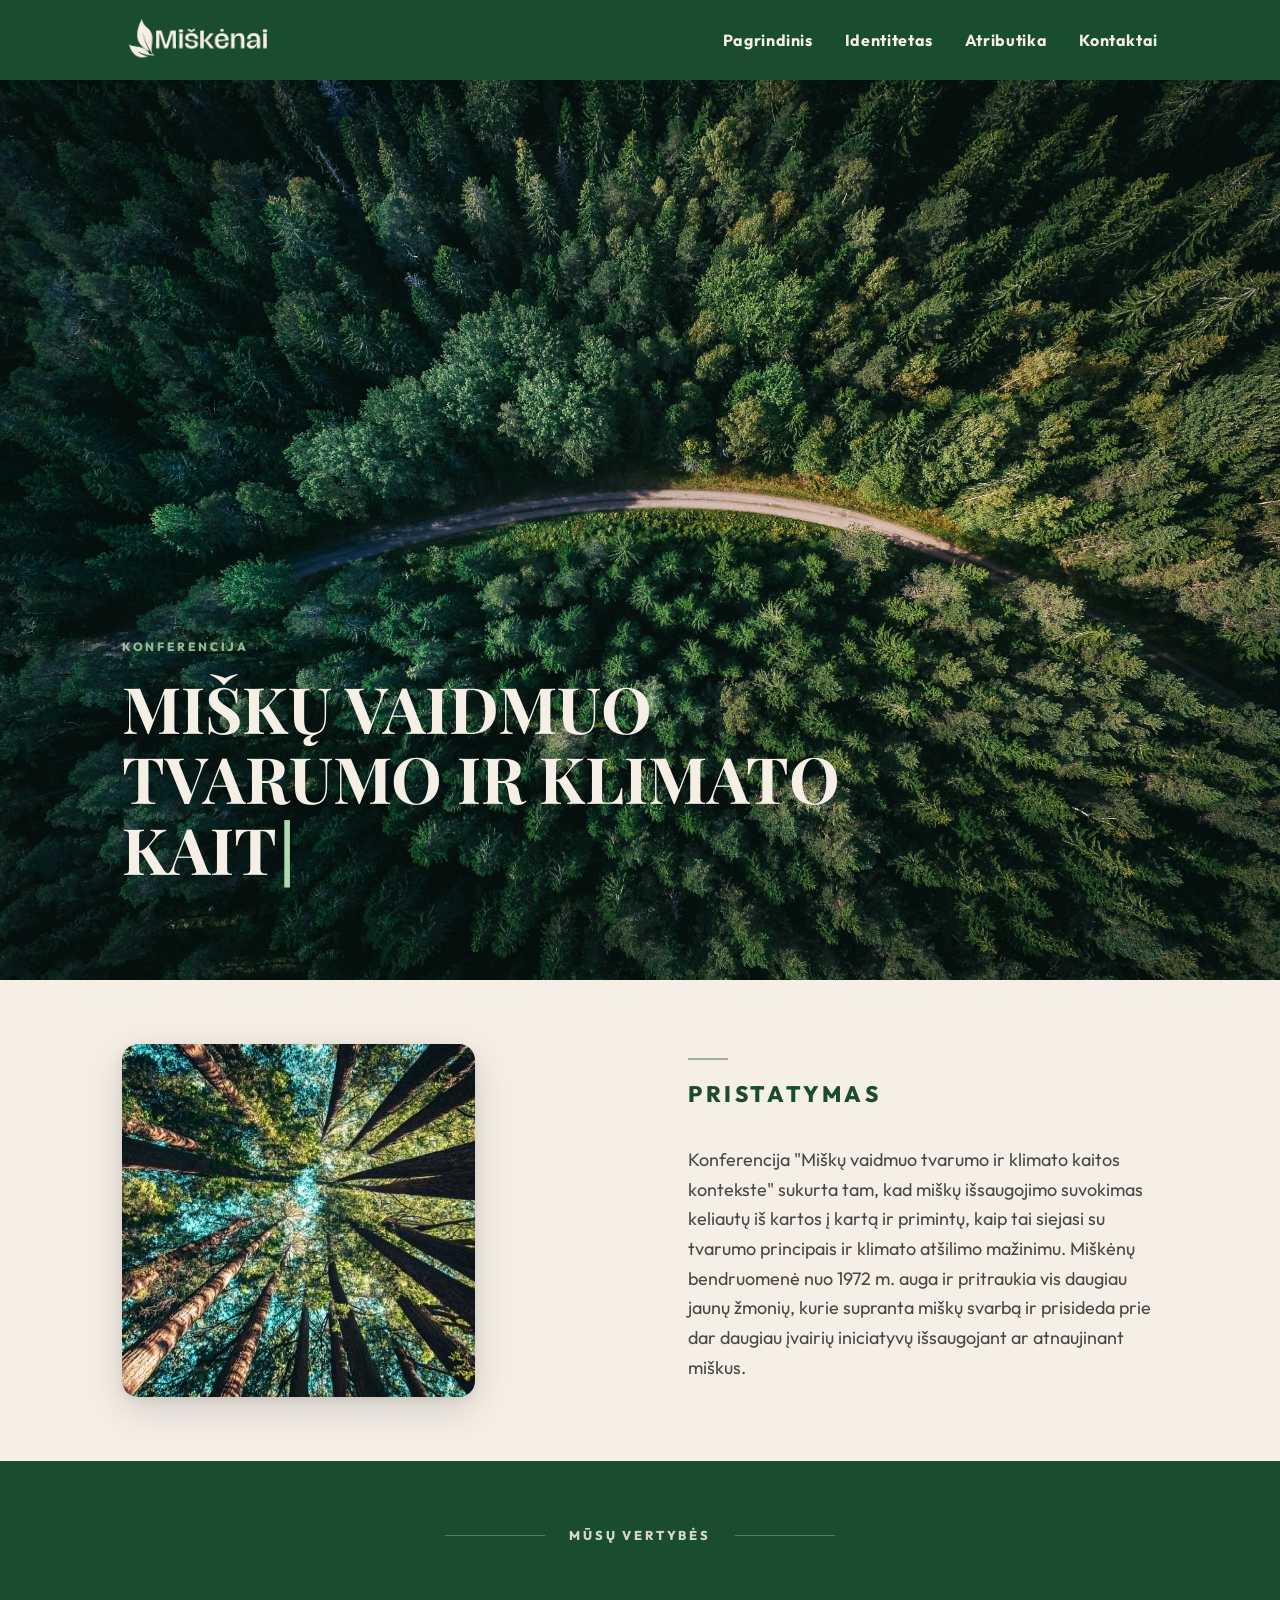
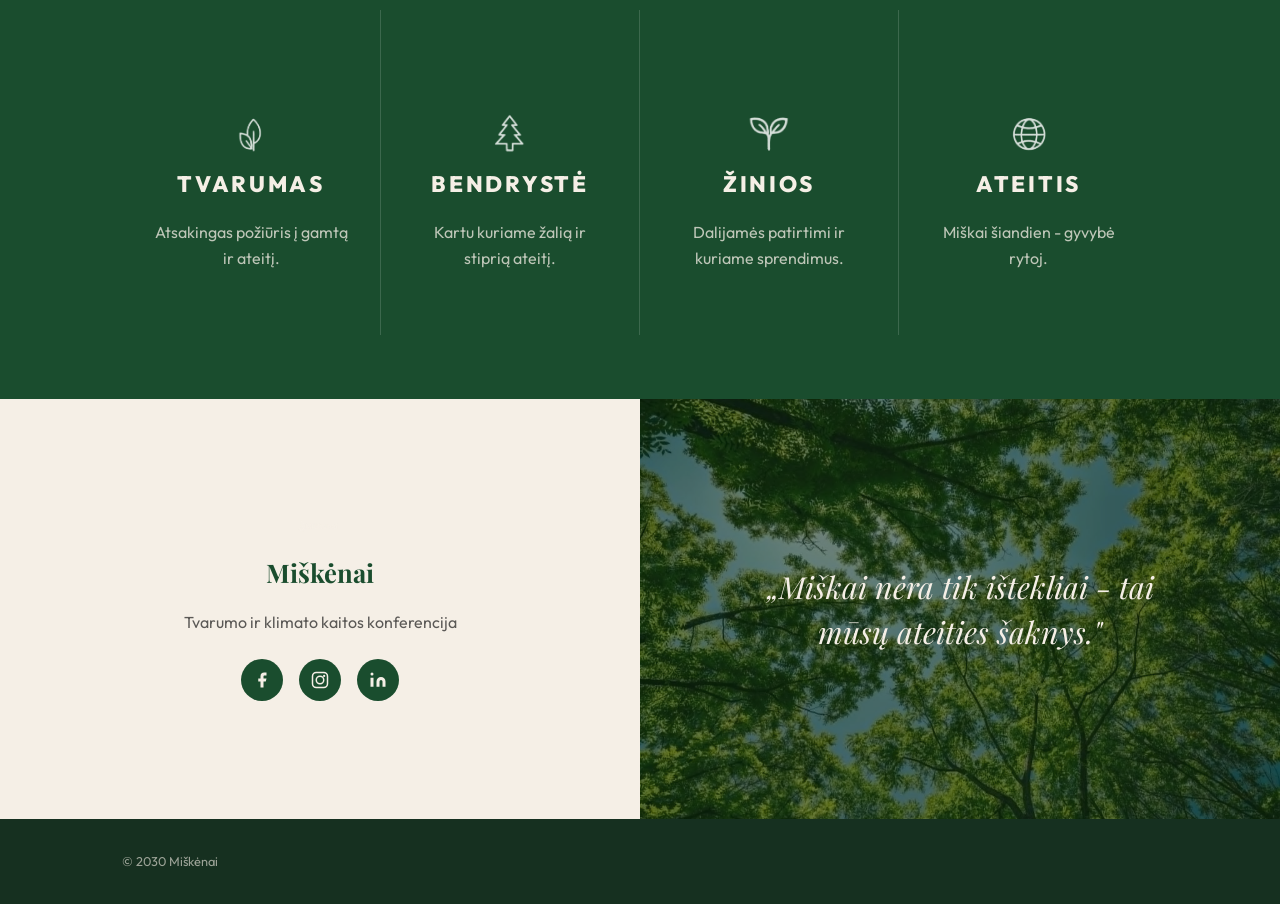
<file: index.html>
<!DOCTYPE html>
<html lang="lt">
    <head>
        <meta charset="UTF-8">
        <meta name="viewport" content="width=device-width, initial-scale=1.0">
        <title>Miškėnai</title>
        <link rel="stylesheet" href="css/variables.css">
        <link rel="stylesheet" href="css/base.css">
        <link rel="stylesheet" href="css/index.css">
        <link rel="preconnect" href="https://fonts.googleapis.com">
        <link rel="preconnect" href="https://fonts.gstatic.com" crossorigin>
        <link href="https://fonts.googleapis.com/css2?family=Outfit:wght@300;400;700;800&family=Playfair+Display:wght@400;700&display=swap" rel="stylesheet">
    </head>

    <body>
        <a href="#main-content" class="skip-link">Pereiti į pagrindinį turinį</a>

        <header>
            <div class="navbar">
                <a class="brand" href="index.html" aria-label="Miškėnai — pradinis puslapis">
                    <img src="img/pagrindinis/logo2.png" alt="Miškėnai logotipas" class="logo">
                </a>

                <button class="nav-toggle"
                        aria-label="Atidaryti meniu"
                        aria-expanded="false"
                        aria-controls="main-nav">
                    <span></span><span></span><span></span>
                </button>

                <nav id="main-nav" aria-label="Pagrindinis meniu">
                    <a href="index.html">Pagrindinis</a>
                    <a href="identitetas.html">Identitetas</a>
                    <a href="atributika.html">Atributika</a>
                    <a href="kontaktai.html">Kontaktai</a>
                </nav>
            </div>
        </header>

        <main id="main-content">
            <section class="hero" aria-label="Pagrindinis herojaus skyrius">
                <div class="hero-content">
                    <p class="hero-eyebrow" aria-hidden="true">KONFERENCIJA</p>
                    <h1 id="heroTitle" aria-label="Miškų vaidmuo tvarumo ir klimato kaitos kontekste"></h1>
                </div>
            </section>

            <section class="introduction" id="apie-mus" aria-labelledby="intro-heading">
                <div class="container intro-grid">
                    <div class="intro-image reveal-left">
                        <img src="img/pagrindinis/introduction.jpg" alt="Miškas">
                    </div>
                    <div class="intro-text reveal-right">
                        <h2 id="intro-heading">PRISTATYMAS</h2>
                        <p>
                            Konferencija "Miškų vaidmuo tvarumo ir klimato kaitos kontekste" sukurta tam, kad miškų išsaugojimo suvokimas keliautų iš kartos į kartą ir primintų, kaip tai siejasi su tvarumo principais ir klimato atšilimo mažinimu. Miškėnų bendruomenė nuo 1972 m. auga ir pritraukia vis daugiau jaunų žmonių, kurie supranta miškų svarbą ir prisideda prie dar daugiau įvairių iniciatyvų išsaugojant ar atnaujinant miškus.
                        </p>
                    </div>
                </div>
            </section>

            <!-- Values -->
            <section class="values" aria-label="Vertybės">
                <p class="values-heading">MŪSŲ VERTYBĖS</p>
                <div class="values-grid">
                    <div class="value-item">
                        <div class="value-icon">
                            <img src="img/pagrindinis/simbolis1.png" alt="Tvarumas">
                        </div>
                        <h3>TVARUMAS</h3>
                        <p>Atsakingas požiūris į gamtą ir ateitį.</p>
                    </div>
                    <div class="value-item">
                        <div class="value-icon">
                            <img src="img/pagrindinis/simbolis2.png" alt="Bendrystė">
                        </div>
                        <h3>BENDRYSTĖ</h3>
                        <p>Kartu kuriame žalią ir stiprią ateitį.</p>
                    </div>
                    <div class="value-item">
                        <div class="value-icon">
                            <img src="img/pagrindinis/simbolis3.png" alt="Žinios">
                        </div>
                        <h3>ŽINIOS</h3>
                        <p>Dalijamės patirtimi ir kuriame sprendimus.</p>
                    </div>
                    <div class="value-item">
                        <div class="value-icon">
                            <img src="img/pagrindinis/simbolis4.png" alt="Ateitis">
                        </div>
                        <h3>ATEITIS</h3>
                        <p>Miškai šiandien - gyvybė rytoj.</p>
                    </div>
                </div>
            </section>

            <!-- Quote with photo -->
            <section class="quote-section" aria-label="Citata">
                <div class="quote-brand">
                    <img src="img/pagrindinis/logo2.png" alt="Miškėnai logotipas" class="quote-logo">
                    <p class="quote-brand-name">Miškėnai</p>
                    <p class="quote-brand-sub">Tvarumo ir klimato kaitos konferencija</p>
                    <div class="quote-socials">
                        <a href="#" aria-label="Facebook">
                            <svg viewBox="0 0 24 24" fill="currentColor" width="18" height="18"><path d="M18 2h-3a5 5 0 0 0-5 5v3H7v4h3v8h4v-8h3l1-4h-4V7a1 1 0 0 1 1-1h3z"/></svg>
                        </a>
                        <a href="#" aria-label="Instagram">
                            <svg viewBox="0 0 24 24" fill="none" stroke="currentColor" stroke-width="2" width="18" height="18"><rect x="2" y="2" width="20" height="20" rx="5"/><circle cx="12" cy="12" r="5"/><circle cx="17.5" cy="6.5" r="1.5" fill="currentColor" stroke="none"/></svg>
                        </a>
                        <a href="#" aria-label="LinkedIn">
                            <svg viewBox="0 0 24 24" fill="currentColor" width="18" height="18"><path d="M16 8a6 6 0 0 1 6 6v7h-4v-7a2 2 0 0 0-4 0v7h-4v-7a6 6 0 0 1 6-6z"/><rect x="2" y="9" width="4" height="12"/><circle cx="4" cy="4" r="2"/></svg>
                        </a>
                    </div>
                </div>
                <div class="quote-photo">
                    <blockquote>„Miškai nėra tik ištekliai - tai mūsų ateities šaknys."</blockquote>
                </div>
            </section>

        </main>

        <footer>
            <div class="footer">
                <div class="footer-left">
                    <p>&copy; 2030 Miškėnai</p>
                </div>
            </div>
        </footer>

        <script type="module" src="main.js"></script>
    </body>
</html>
</file>
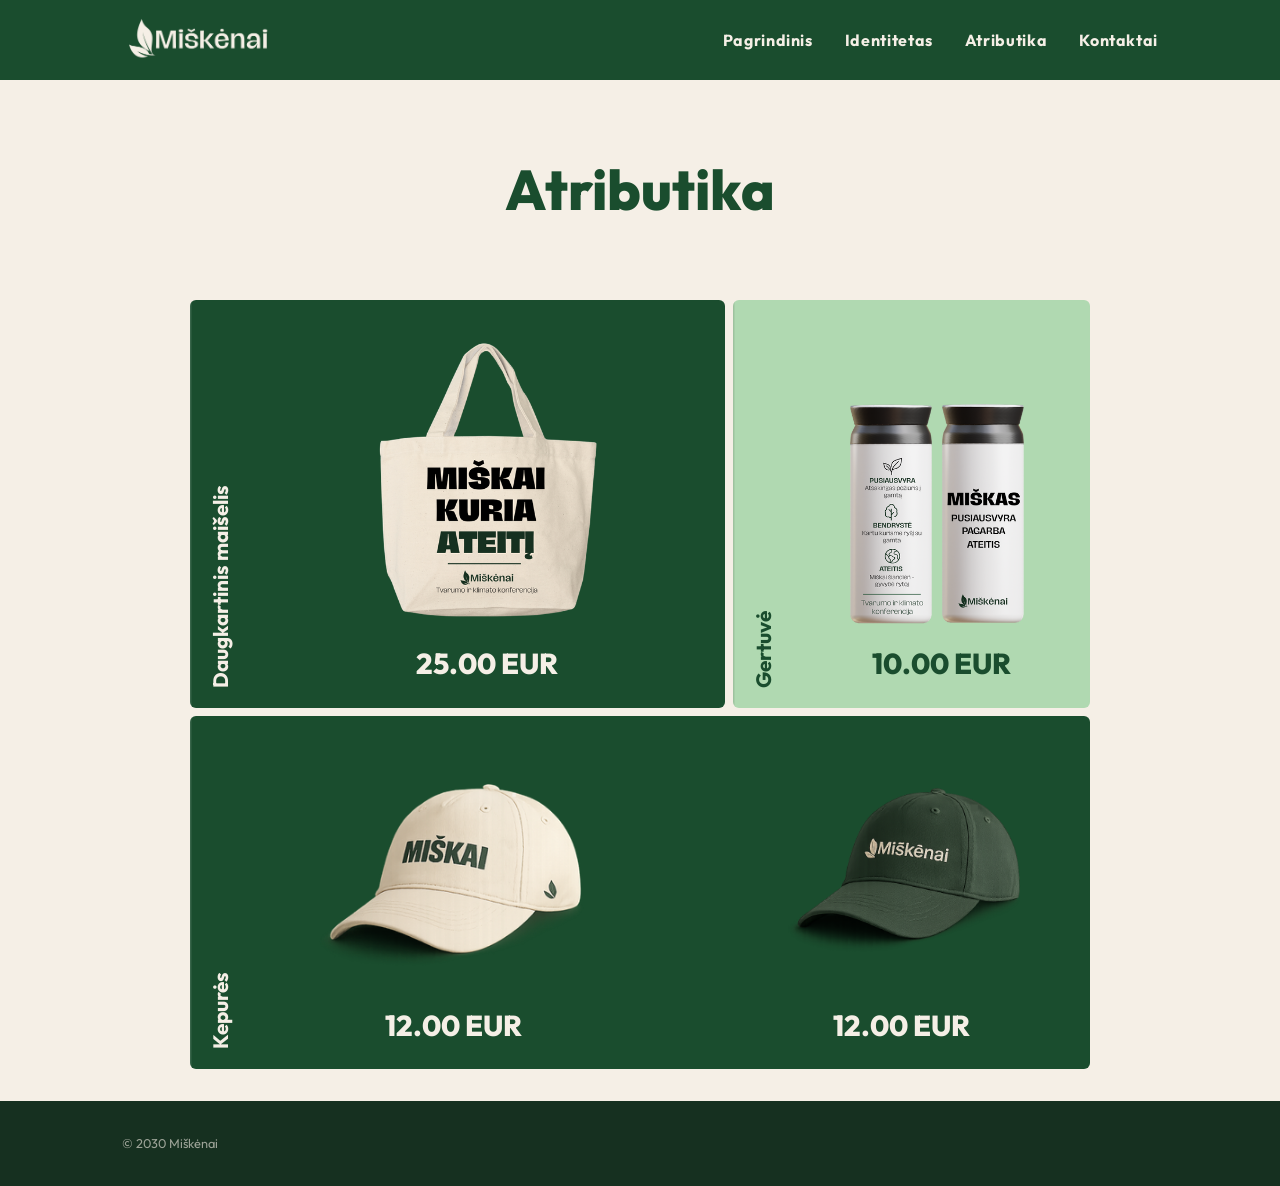
<file: atributika.html>
<!DOCTYPE html>
<html lang="lt">
    <head>
        <meta charset="UTF-8">
        <meta name="viewport" content="width=device-width, initial-scale=1.0">
        <title>Miškėnai | Atributika</title>
        <link rel="stylesheet" href="css/variables.css">
        <link rel="stylesheet" href="css/base.css">
        <link rel="stylesheet" href="css/atributika.css">
        <link rel="preconnect" href="https://fonts.googleapis.com">
        <link rel="preconnect" href="https://fonts.gstatic.com" crossorigin>
        <link href="https://fonts.googleapis.com/css2?family=Outfit:wght@300;400;700;800&family=Playfair+Display:wght@400;700&display=swap" rel="stylesheet">
    </head>

    <body>
        <a href="#main-content" class="skip-link">Pereiti į pagrindinį turinį</a>

        <header>
            <div class="navbar">
                <a class="brand" href="index.html" aria-label="Miškėnai — pradinis puslapis">
                    <img src="img/pagrindinis/logo2.png" alt="Miškėnai logotipas" class="logo">
                </a>

                <button class="nav-toggle"
                        aria-label="Atidaryti meniu"
                        aria-expanded="false"
                        aria-controls="main-nav">
                    <span></span><span></span><span></span>
                </button>

                <nav id="main-nav" aria-label="Pagrindinis meniu">
                    <a href="index.html">Pagrindinis</a>
                    <a href="identitetas.html">Identitetas</a>
                    <a href="atributika.html">Atributika</a>
                    <a href="kontaktai.html">Kontaktai</a>
                </nav>
            </div>
        </header>

        <main id="main-content">

            <section class="shop">
                <div class="shop-header">
                    <h1>Atributika</h1>
                </div>

                <div class="shop-grid">
                    <div class="product-row">
                        <div class="product-card dark">
                            <span class="card-label">Daugkartinis maišelis</span>
                            <div class="card-body">
                                <img src="img/atributika/maisas.png" alt="Daugkartinis maišelis" class="img-large">
                                <p class="card-price">25.00 EUR</p>
                            </div>
                        </div>
                        <div class="product-card sage">
                            <span class="card-label">Gertuvė</span>
                            <div class="card-body">
                                <img src="img/atributika/gertuve.png" alt="Gertuvė">
                                <p class="card-price">10.00 EUR</p>
                            </div>
                        </div>
                    </div>

                    <div class="product-card dark">
                        <span class="card-label">Kepurės</span>
                        <div class="card-body caps">
                            <div class="cap">
                                <img src="img/atributika/kepure1.png" alt="Kepurė smėlio spalvos">
                                <p class="card-price">12.00 EUR</p>
                            </div>
                            <div class="cap">
                                <img src="img/atributika/kepure2.png" alt="Kepurė žalios spalvos">
                                <p class="card-price">12.00 EUR</p>
                            </div>
                        </div>
                    </div>
                </div>
            </section>

        </main>

        <footer>
            <div class="footer">
                <div class="footer-left">
                    <p>&copy; 2030 Miškėnai</p>
                </div>
            </div>
        </footer>

        <script type="module" src="main.js"></script>
    </body>
</html>
</file>
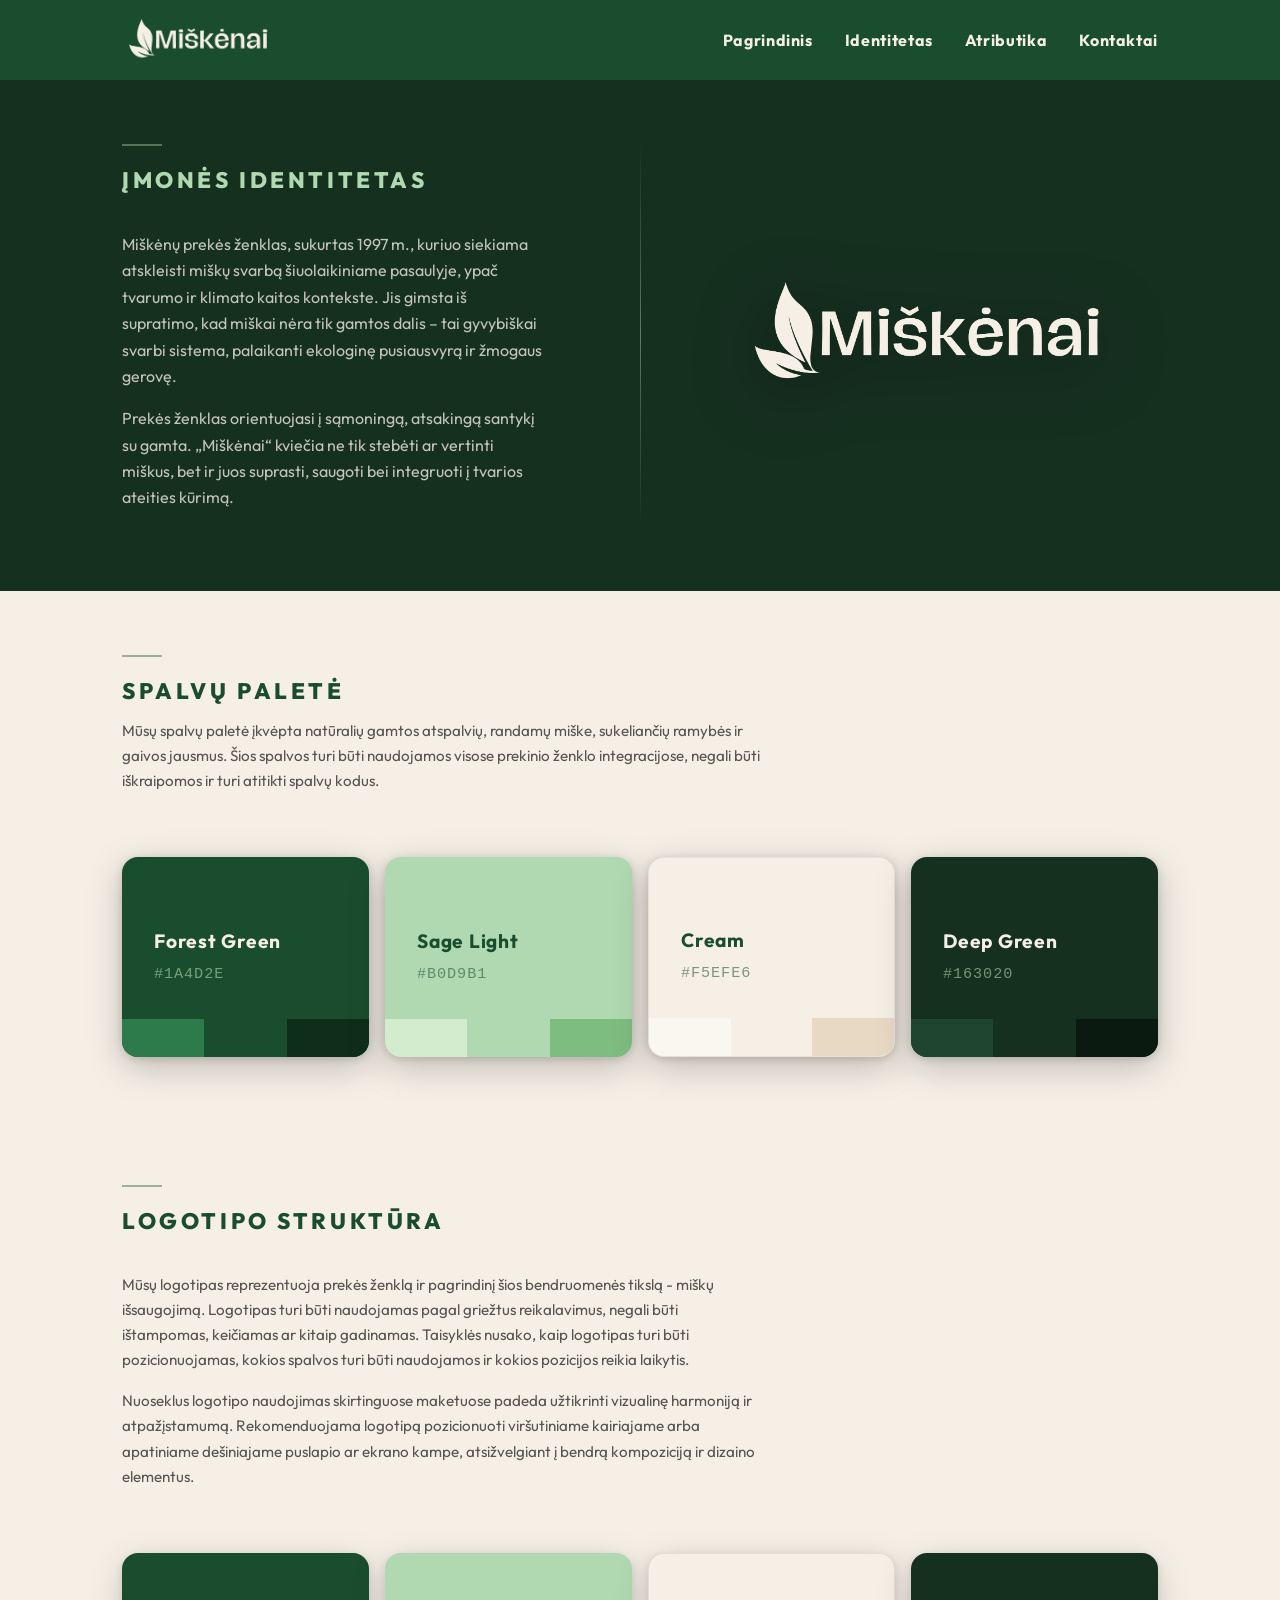
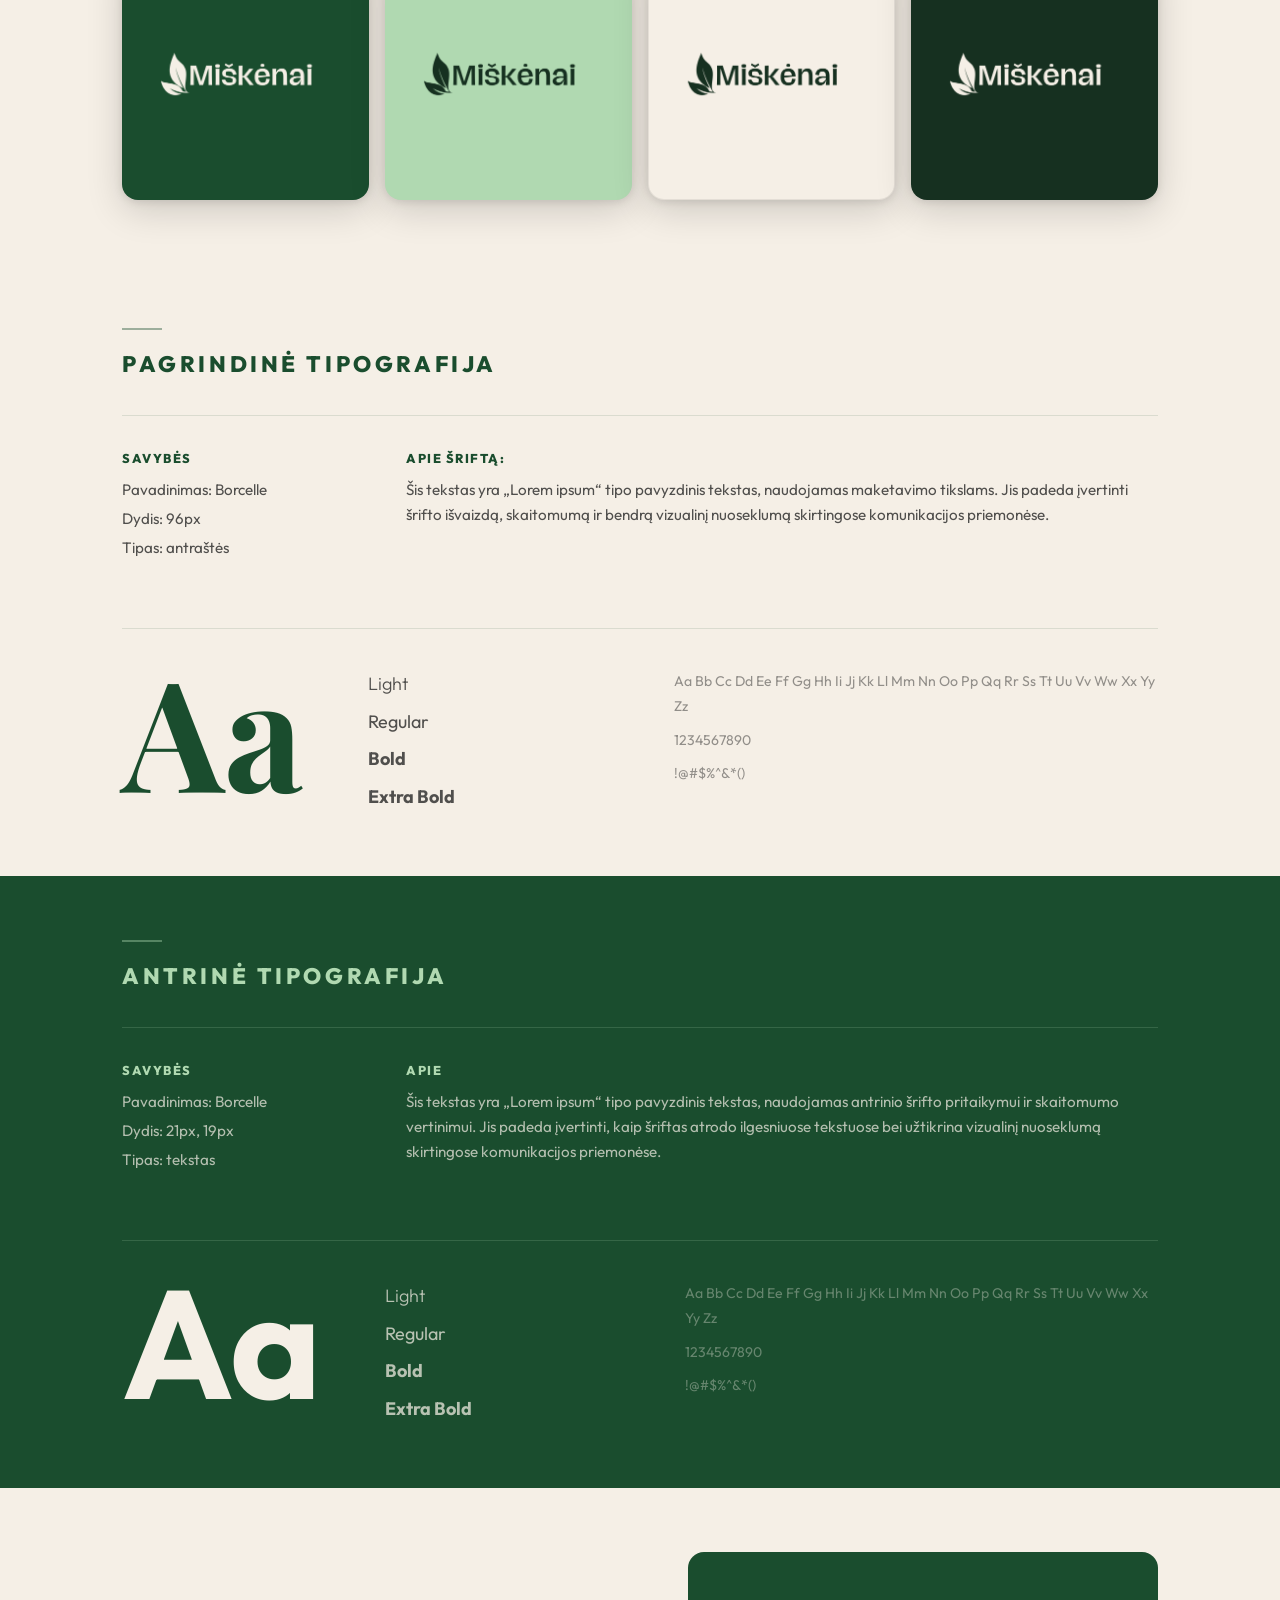
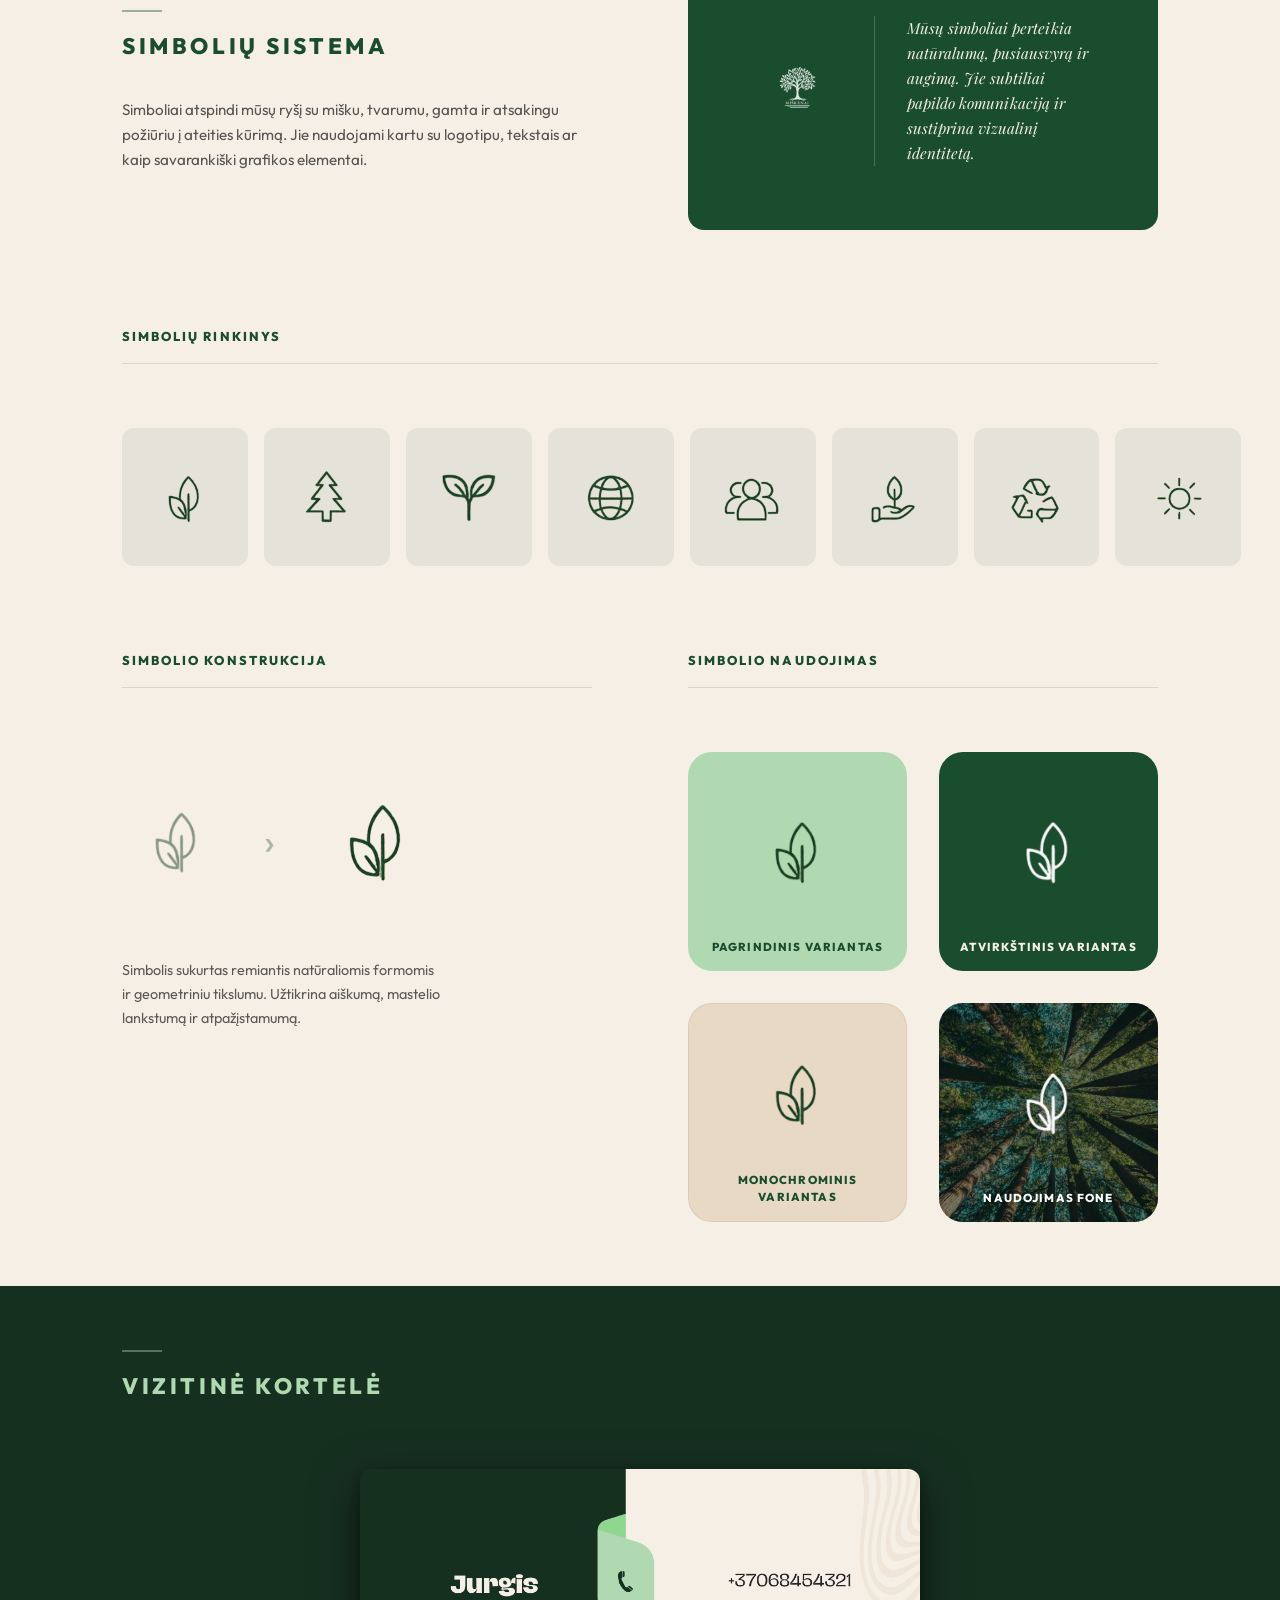
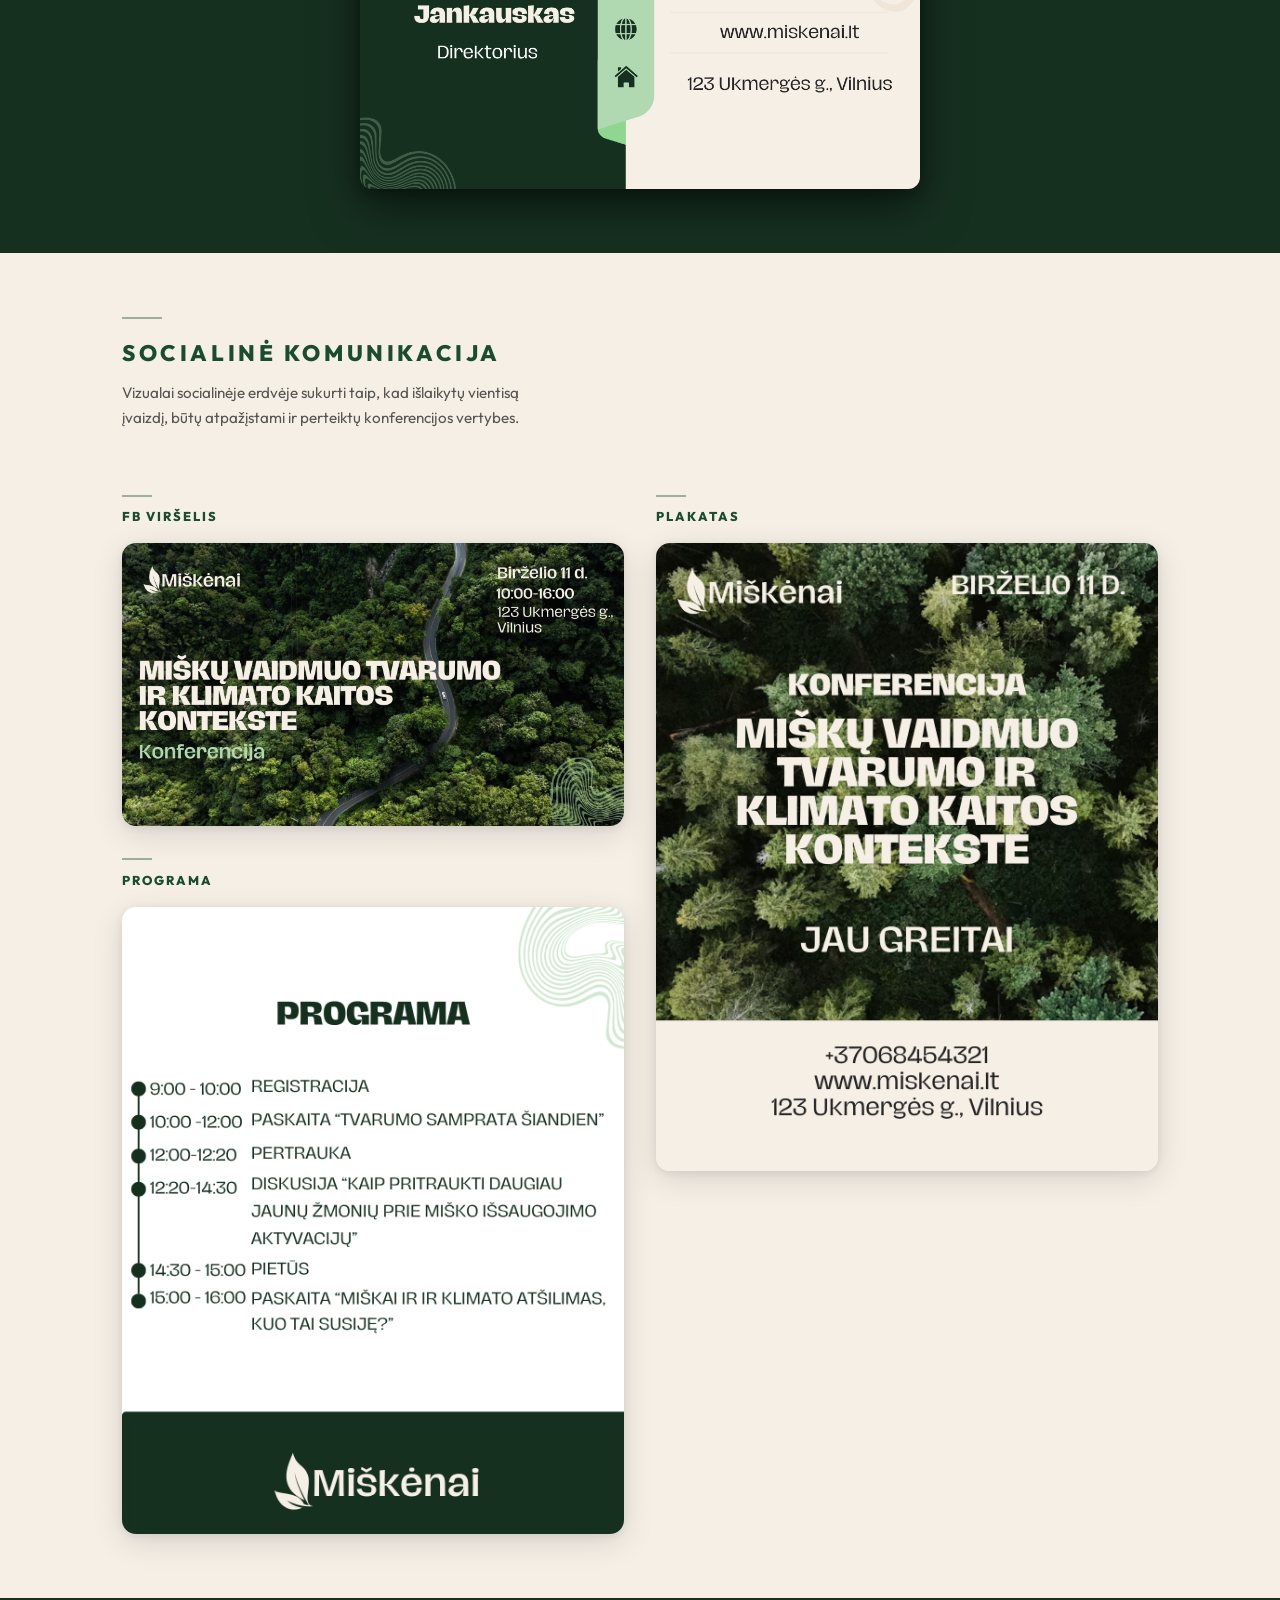
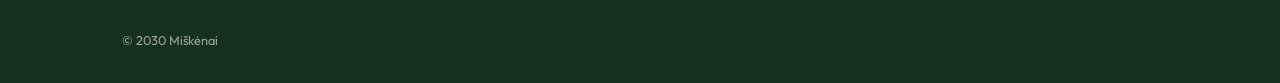
<file: identitetas.html>
<!DOCTYPE html>
<html lang="lt">
    <head>
        <meta charset="UTF-8">
        <meta name="viewport" content="width=device-width, initial-scale=1.0">
        <title>Miškėnai | Identitetas</title>
        <link rel="stylesheet" href="css/variables.css">
        <link rel="stylesheet" href="css/base.css">
        <link rel="stylesheet" href="css/identitetas.css">
        <link rel="preconnect" href="https://fonts.googleapis.com">
        <link rel="preconnect" href="https://fonts.gstatic.com" crossorigin>
        <link href="https://fonts.googleapis.com/css2?family=Outfit:wght@300;400;700;800&family=Playfair+Display:wght@400;700&display=swap" rel="stylesheet">
    </head>

    <body>
        <a href="#main-content" class="skip-link">Pereiti į pagrindinį turinį</a>

        <header>
            <div class="navbar">
                <a class="brand" href="index.html" aria-label="Miškėnai — pradinis puslapis">
                    <img src="img/pagrindinis/logo2.png" alt="Miškėnai logotipas" class="logo">
                </a>

                <button class="nav-toggle"
                        aria-label="Atidaryti meniu"
                        aria-expanded="false"
                        aria-controls="main-nav">
                    <span></span><span></span><span></span>
                </button>

                <nav id="main-nav" aria-label="Pagrindinis meniu">
                    <a href="index.html">Pagrindinis</a>
                    <a href="identitetas.html">Identitetas</a>
                    <a href="atributika.html">Atributika</a>
                    <a href="kontaktai.html">Kontaktai</a>
                </nav>
            </div>
        </header>

        <main id="main-content">
            <section class="brand-identity">
                <div class="container brand-identity-grid">
                    <div class="brand-identity-left">
                        <h2>ĮMONĖS IDENTITETAS</h2>
                        <p>Miškėnų prekės ženklas, sukurtas 1997 m., kuriuo siekiama atskleisti miškų svarbą šiuolaikiniame pasaulyje, ypač tvarumo ir klimato kaitos kontekste. Jis gimsta iš supratimo, kad miškai nėra tik gamtos dalis – tai gyvybiškai svarbi sistema, palaikanti ekologinę pusiausvyrą ir žmogaus gerovę.</p>
                        <p>Prekės ženklas orientuojasi į sąmoningą, atsakingą santykį su gamta. „Miškėnai“ kviečia ne tik stebėti ar vertinti miškus, bet ir juos suprasti, saugoti bei integruoti į tvarios ateities kūrimą.</p>
                    </div>

                    <div class="brand-identity-divider"></div>

                    <div class="brand-identity-right">
                        <img src="img/pagrindinis/logo2.png" alt="Miškėnai logotipas" class="brand-logo2">
                    </div>
                </div>
            </section>

            <section class="color-palette">
                <div class="container">
                    <h2>SPALVŲ PALETĖ</h2>
                    <p class="palette-desc">
                        Mūsų spalvų paletė įkvėpta natūralių gamtos atspalvių, randamų miške, sukeliančių ramybės ir gaivos jausmus. Šios spalvos turi būti naudojamos visose prekinio ženklo integracijose, negali būti iškraipomos ir turi atitikti spalvų kodus.
                    </p>

                    <div class="palette-grid">
                        <div class="color-card forest-green">
                            <div class="card-content">
                                <p>Forest Green</p>
                                <span>#1A4D2E</span>
                            </div>
                            <div class="color-tones">
                                <div></div>
                                <div></div>
                                <div></div>
                            </div>
                        </div>

                        <div class="color-card sage-light">
                            <div class="card-content">
                                <p>Sage Light</p>
                                <span>#B0D9B1</span>
                            </div>
                            <div class="color-tones">
                                <div></div>
                                <div></div>
                                <div></div>
                            </div>
                        </div>

                        <div class="color-card cream">
                            <div class="card-content">
                                <p>Cream</p>
                                <span>#F5EFE6</span>
                            </div>
                            <div class="color-tones">
                                <div></div>
                                <div></div>
                                <div></div>
                            </div>
                        </div>

                        <div class="color-card deep-green">
                            <div class="card-content">
                                <p>Deep Green</p>
                                <span>#163020</span>
                            </div>
                            <div class="color-tones">
                                <div></div>
                                <div></div>
                                <div></div>
                            </div>
                        </div>
                    </div>
                </div>
            </section>

            <section class="logo-structure">
                <div class="container">
                    <h2>LOGOTIPO STRUKTŪRA</h2>
                    <div class="logo-text">
                        <p>Mūsų logotipas reprezentuoja prekės ženklą ir pagrindinį šios bendruomenės tikslą - miškų išsaugojimą. Logotipas turi būti naudojamas pagal griežtus reikalavimus, negali būti ištampomas, keičiamas ar kitaip gadinamas. Taisyklės nusako, kaip logotipas turi būti pozicionuojamas, kokios spalvos turi būti naudojamos ir kokios pozicijos reikia laikytis.</p>
                        <p>Nuoseklus logotipo naudojimas skirtinguose maketuose padeda užtikrinti vizualinę harmoniją ir atpažįstamumą. Rekomenduojama logotipą pozicionuoti viršutiniame kairiajame arba apatiniame dešiniajame puslapio ar ekrano kampe, atsižvelgiant į bendrą kompoziciją ir dizaino elementus.</p>
                    </div>

                    <div class="logo-variant">
                        <div class="logo-variant-content bg-forest">
                            <img src="img/pagrindinis/logo2.png" alt="Miškėnai logotipas šviesiame fone" class="structure-logo">
                        </div>

                        <div class="logo-variant-content bg-sage">
                            <img src="img/pagrindinis/logo1.png" alt="Miškėnai logotipas sage fone" class="structure-logo">
                        </div>

                        <div class="logo-variant-content bg-cream">
                            <img src="img/pagrindinis/logo1.png" alt="Miškėnai logotipas cream fone" class="structure-logo">
                        </div>

                        <div class="logo-variant-content bg-deep">
                            <img src="img/pagrindinis/logo2.png" alt="Miškėnai logotipas tamsiame fone" class="structure-logo">
                        </div>
                    </div>
                </div>
            </section>

            <section class="typography primary-type">
                <div class="container">

                    <div class="type-top">
                        <h2>PAGRINDINĖ TIPOGRAFIJA</h2>

                        <div class="type-info">
                            <div>
                                <h4>Savybės</h4>
                                <p>Pavadinimas: Borcelle</p>
                                <p>Dydis: 96px</p>
                                <p>Tipas: antraštės</p>
                            </div>

                            <div>
                                <h4>Apie šriftą:</h4>
                                <p>
                                    Šis tekstas yra „Lorem ipsum“ tipo pavyzdinis tekstas, naudojamas maketavimo tikslams. Jis padeda įvertinti šrifto išvaizdą, skaitomumą ir bendrą vizualinį nuoseklumą skirtingose komunikacijos priemonėse.                                
                                </p>
                            </div>
                        </div>
                    </div>

                    <div class="type-bottom">
                        <div class="type-big">Aa</div>

                        <div class="type-weights">
                            <p>Light</p>
                            <p>Regular</p>
                            <p><strong>Bold</strong></p>
                            <p><strong>Extra Bold</strong></p>
                        </div>

                        <div class="type-overview">
                            <p>Aa Bb Cc Dd Ee Ff Gg Hh Ii Jj Kk Ll Mm Nn Oo Pp Qq Rr Ss Tt Uu Vv Ww Xx Yy Zz</p>
                            <p>1234567890</p>
                            <p>!@#$%^&*()</p>
                        </div>
                    </div>

                </div>
            </section>

            <section class="typography secondary-type">
                <div class="container">

                    <div class="type-top">
                        <h2>ANTRINĖ TIPOGRAFIJA</h2>

                        <div class="type-info">
                            <div>
                                <h4>Savybės</h4>
                                <p>Pavadinimas: Borcelle</p>
                                <p>Dydis: 21px, 19px</p>
                                <p>Tipas: tekstas</p>
                            </div>

                            <div>
                                <h4>Apie</h4>
                                <p>
                                    Šis tekstas yra „Lorem ipsum“ tipo pavyzdinis tekstas, naudojamas antrinio šrifto pritaikymui ir skaitomumo vertinimui. Jis padeda įvertinti, kaip šriftas atrodo ilgesniuose tekstuose bei užtikrina vizualinį nuoseklumą skirtingose komunikacijos priemonėse.                                
                                </p>
                            </div>
                        </div>
                    </div>

                    <div class="type-bottom">
                        <div class="type-big">Aa</div>

                        <div class="type-weights">
                            <p>Light</p>
                            <p>Regular</p>
                            <p><strong>Bold</strong></p>
                            <p><strong>Extra Bold</strong></p>
                        </div>

                        <div class="type-overview">
                            <p>Aa Bb Cc Dd Ee Ff Gg Hh Ii Jj Kk Ll Mm Nn Oo Pp Qq Rr Ss Tt Uu Vv Ww Xx Yy Zz</p>
                            <p>1234567890</p>
                            <p>!@#$%^&*()</p>
                        </div>
                    </div>
                </div>
            </section>

            <section class="simboliai" aria-labelledby="simboliai-heading">
                <div class="container">

                    <!-- Intro -->
                    <div class="simboliai-intro">
                        <div class="simboliai-intro-text">
                            <h2 id="simboliai-heading">SIMBOLIŲ SISTEMA</h2>
                            <p>Simboliai atspindi mūsų ryšį su mišku, tvarumu, gamta ir atsakingu požiūriu į ateities kūrimą. Jie naudojami kartu su logotipu, tekstais ar kaip savarankiški grafikos elementai.</p>
                        </div>
                        <div class="simboliai-intro-card">
                            <div class="simboliai-feature-icon">
                                <img src="img/identitetas/simblo_place.png" alt="Simbolis">
                            </div>
                            <div class="simboliai-feature-divider"></div>
                            <p class="simboliai-feature-quote"><em>Mūsų simboliai perteikia natūralumą, pusiausvyrą ir augimą. Jie subtiliai papildo komunikaciją ir sustiprina vizualinį identitetą.</em></p>
                        </div>
                    </div>

                    <!-- Rinkinys -->
                    <div class="simboliai-set">
                        <h3 class="simboliai-subheading">SIMBOLIŲ RINKINYS</h3>
                        <div class="simboliai-grid">
                            <div class="simboliai-icon-card"><img src="img/identitetas/simbolis1.png" alt="Simbolis"></div>
                            <div class="simboliai-icon-card"><img src="img/identitetas/simbolis2.png" alt="Simbolis"></div>
                            <div class="simboliai-icon-card"><img src="img/identitetas/simbolis3.png" alt="Simbolis"></div>
                            <div class="simboliai-icon-card"><img src="img/identitetas/simbolis4.png" alt="Simbolis"></div>
                            <div class="simboliai-icon-card"><img src="img/identitetas/simbolis5.png" alt="Simbolis"></div>
                            <div class="simboliai-icon-card"><img src="img/identitetas/simbolis6.png" alt="Simbolis"></div>
                            <div class="simboliai-icon-card"><img src="img/identitetas/simbolis7.png" alt="Simbolis"></div>
                            <div class="simboliai-icon-card"><img src="img/identitetas/simbolis8.png" alt="Simbolis"></div>
                        </div>
                    </div>

                    <!-- Konstrukcija + Naudojimas -->
                    <div class="simboliai-bottom">
                        <div class="simboliai-konstrukcija">
                            <h3 class="simboliai-subheading">SIMBOLIO KONSTRUKCIJA</h3>
                            <div class="konstrukcija-visual">
                                <img src="img/identitetas/simbolis1.png" alt="Konstrukcija">
                                <span class="konstrukcija-arrow">&#8250;</span>
                                <img src="img/identitetas/simbolis1.png" alt="Simbolis galutinis">
                            </div>
                            <p>Simbolis sukurtas remiantis natūraliomis formomis ir geometriniu tikslumu. Užtikrina aiškumą, mastelio lankstumą ir atpažįstamumą.</p>
                        </div>

                        <div class="simboliai-naudojimas">
                            <h3 class="simboliai-subheading">SIMBOLIO NAUDOJIMAS</h3>
                            <div class="naudojimas-grid">
                                <div class="naudojimas-card bg-sage-card">
                                    <div class="naudojimas-img"><img src="img/identitetas/simbolis1.png" alt="Pagrindinis variantas"></div>
                                    <p>PAGRINDINIS VARIANTAS</p>
                                </div>
                                <div class="naudojimas-card bg-forest-card">
                                    <div class="naudojimas-img"><img src="img/identitetas/simbolis1.png" alt="Atvirkštinis variantas"></div>
                                    <p>ATVIRKŠTINIS VARIANTAS</p>
                                </div>
                                <div class="naudojimas-card bg-cream-card">
                                    <div class="naudojimas-img"><img src="img/identitetas/simbolis1.png" alt="Monochrominis variantas"></div>
                                    <p>MONOCHROMINIS VARIANTAS</p>
                                </div>
                                <div class="naudojimas-card bg-photo-card">
                                    <div class="naudojimas-img"><img src="img/identitetas/simbolis1.png" alt="Naudojimas fone"></div>
                                    <p>NAUDOJIMAS FONE</p>
                                </div>
                            </div>
                        </div>
                    </div>

                </div>
            </section>

            <section class="biz-cards-section" aria-labelledby="biz-cards-heading">
                <div class="container">
                    <h2 id="biz-cards-heading">VIZITINĖ KORTELĖ</h2>
                    <div class="biz-cards-grid">

                        <div class="biz-card-wrap">
                            <div class="biz-card" tabindex="0" aria-label="Vizitinė kortelė">
                                <div class="biz-card-front">
                                    <img src="img/identitetas/vizitine1.png" alt="Vizitinės kortelės priekis">
                                </div>
                                <div class="biz-card-back" aria-hidden="true">
                                    <img src="img/identitetas/vizitine2.png" alt="Vizitinės kortelės galas">
                                </div>
                            </div>
                        </div>

                    </div>
                </div>
            </section>

            <section class="social-media">
                <div class="container">
                    <h2>SOCIALINĖ KOMUNIKACIJA</h2>
                    <p class="social-desc">Vizualai socialinėje erdvėje sukurti taip, kad išlaikytų vientisą įvaizdį, būtų atpažįstami ir perteiktų konferencijos vertybes.</p>

                    <div class="social-layout">
                        <div class="social-left">
                            <div class="social-item">
                                <h3 class="social-label">FB VIRŠELIS</h3>
                                <div class="social-card">
                                    <img src="img/identitetas/facebook.png" alt="Facebook viršelis">
                                </div>
                            </div>
                            <div class="social-item">
                                <h3 class="social-label">PROGRAMA</h3>
                                <div class="social-card">
                                    <img src="img/identitetas/instagram2.png" alt="Programa">
                                </div>
                            </div>
                        </div>

                        <div class="social-right">
                            <div class="social-item">
                                <h3 class="social-label">PLAKATAS</h3>
                                <div class="social-card">
                                    <img src="img/identitetas/instagram1.png" alt="Plakatas">
                                </div>
                            </div>
                        </div>
                    </div>
                </div>
            </section>

        </main>

        <footer>
            <div class="footer">
                <div class="footer-left">
                    <p>&copy; 2030 Miškėnai</p>
                </div>
            </div>
        </footer>
        <script type="module" src="main.js"></script>
    </body>
</html>
</file>
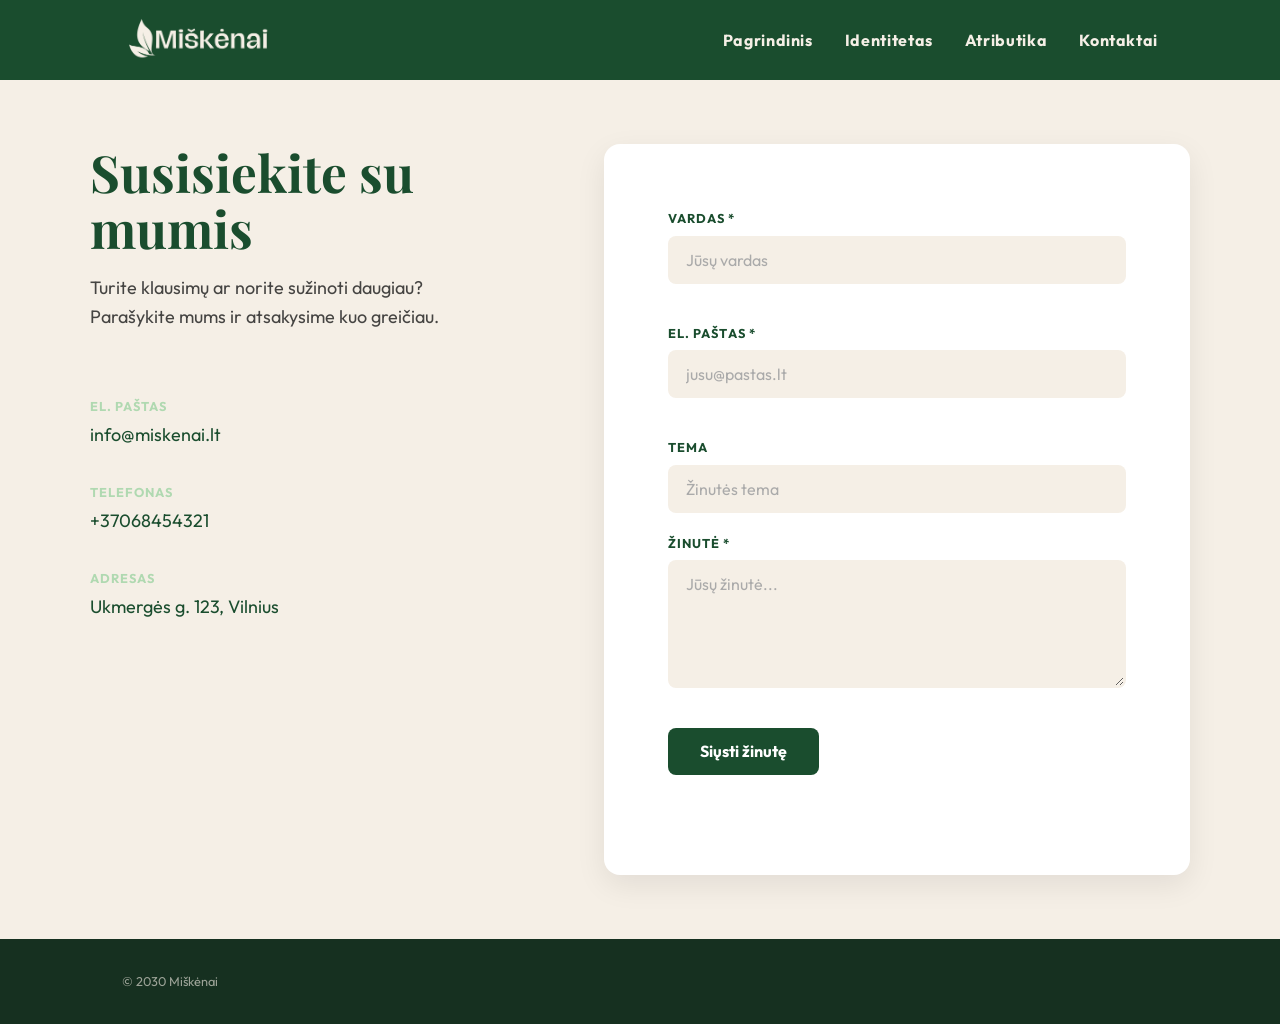
<file: kontaktai.html>
<!DOCTYPE html>
<html lang="lt">
    <head>
        <meta charset="UTF-8">
        <meta name="viewport" content="width=device-width, initial-scale=1.0">
        <title>Miškėnai | Kontaktai</title>
        <link rel="stylesheet" href="css/variables.css">
        <link rel="stylesheet" href="css/base.css">
        <link rel="stylesheet" href="css/kontaktai.css">
        <link rel="preconnect" href="https://fonts.googleapis.com">
        <link rel="preconnect" href="https://fonts.gstatic.com" crossorigin>
        <link href="https://fonts.googleapis.com/css2?family=Outfit:wght@300;400;700;800&family=Playfair+Display:wght@400;700&display=swap" rel="stylesheet">
    </head>

    <body>
        <a href="#main-content" class="skip-link">Pereiti į pagrindinį turinį</a>

        <header>
            <div class="navbar">
                <a class="brand" href="index.html" aria-label="Miškėnai — pradinis puslapis">
                    <img src="img/pagrindinis/logo2.png" alt="Miškėnai logotipas" class="logo">
                </a>

                <button class="nav-toggle"
                        aria-label="Atidaryti meniu"
                        aria-expanded="false"
                        aria-controls="main-nav">
                    <span></span><span></span><span></span>
                </button>

                <nav id="main-nav" aria-label="Pagrindinis meniu">
                    <a href="index.html">Pagrindinis</a>
                    <a href="identitetas.html">Identitetas</a>
                    <a href="atributika.html">Atributika</a>
                    <a href="kontaktai.html">Kontaktai</a>
                </nav>
            </div>
        </header>

        <main id="main-content">
            <section class="contact" aria-labelledby="contact-heading">
                <div class="contact-container">

                    <div class="contact-info">
                        <h1 id="contact-heading">Susisiekite su mumis</h1>
                        <p>Turite klausimų ar norite sužinoti daugiau? Parašykite mums ir atsakysime kuo greičiau.</p>
                        <ul class="contact-details" aria-label="Kontaktinė informacija">
                            <li>
                                <span class="contact-label">El. paštas</span>
                                <a href="mailto:info@miskenai.lt">info@miskenai.lt</a>
                            </li>
                            <li>
                                <span class="contact-label">Telefonas</span>
                                <a href="tel:+37068454321">+37068454321</a>
                            </li>
                            <li>
                                <span class="contact-label">Adresas</span>
                                <address style="font-style:normal">Ukmergės g. 123, Vilnius</address>
                            </li>
                        </ul>
                    </div>

                    <form class="contact-form" id="contactForm" novalidate>

                        <div class="form-group">
                            <label for="name">Vardas *</label>
                            <input type="text" id="name" name="name" placeholder="Jūsų vardas" autocomplete="given-name">
                            <span class="field-error" id="name-error"></span>
                        </div>

                        <div class="form-group">
                            <label for="email">El. paštas *</label>
                            <input type="email" id="email" name="email" placeholder="jusu@pastas.lt" autocomplete="email">
                            <span class="field-error" id="email-error"></span>
                        </div>

                        <div class="form-group">
                            <label for="subject">Tema</label>
                            <input type="text" id="subject" name="subject" placeholder="Žinutės tema">
                        </div>

                        <div class="form-group">
                            <label for="message">Žinutė *</label>
                            <textarea id="message" name="message" rows="5" placeholder="Jūsų žinutė..."></textarea>
                            <span class="field-error" id="message-error"></span>
                        </div>

                        <button type="submit" class="btn-submit">Siųsti žinutę</button>
                        <p class="form-status" id="formStatus"></p>

                    </form>
                </div>
            </section>
        </main>

        <footer>
            <div class="footer">
                <div class="footer-left">
                    <p>&copy; 2030 Miškėnai</p>
                </div>
            </div>
        </footer>

        <script type="module" src="main.js"></script>
    </body>
</html>
</file>
<file: css/variables.css>
:root {
    --color-cream:#F5EFE6;
    --color-sage-light:#B0D9B1;
    --color-green-dark:#1A4D2E;
    --color-green-black:#163020;
    --color-white: #FFFFFF;
    --color-text: #1A1A1A;

    --font-heading: 'Outfit', sans-serif;
    --font-body: 'Outfit', sans-serif;
    --font-accent: 'Playfair Display', serif;

    --fs-display: clamp(2rem, 5vw, 4.5rem);
    --fs-heading: clamp(2rem, 4vw, 3.5rem);
    --fs-subheading: clamp(1.1rem, 2vw, 1.4rem);
    --fs-body: 1.125rem;
    --fs-small: 0.8rem;
    --fs-eyebrow: 0.75rem;

    --fw-light:   300;
    --fw-regular: 400;
    --fw-bold:    700;
    --fw-heavy:   800;

    --lh-heading: 1.1;
    --lh-body:    1.65;

    --space-xs: 0.5rem;
    --space-sm: 1rem;
    --space-md: 2rem;
    --space-lg: 4rem;
    --space-xl: 6rem;

    --section-pad: clamp(2rem, 5vw, 4rem);

    --container-max: 1100px;
    --container-padding: var(--space-md);

    --transition-fast: 150ms ease;
    --transition-normal: 300ms ease;

    --shadow-soft: 0 10px 30px rgba(0, 0, 0, 0.08);
}
</file>
<file: css/base.css>
/* ── Accessibility ── */
.skip-link {
    position: absolute;
    top: -100%;
    left: 1rem;
    z-index: 9999;
    background: var(--color-green-dark);
    color: var(--color-cream);
    font-weight: var(--fw-bold);
    font-size: 0.9rem;
    padding: 0.5rem 1.2rem;
    border-radius: 0 0 8px 8px;
    text-decoration: none;
    transition: top var(--transition-fast);
}
.skip-link:focus { top: 0; }

:focus-visible {
    outline: 2px solid var(--color-sage-light);
    outline-offset: 3px;
    border-radius: 3px;
}

.visually-hidden {
    position: absolute;
    width: 1px; height: 1px;
    padding: 0; margin: -1px;
    overflow: hidden;
    clip: rect(0,0,0,0);
    white-space: nowrap;
    border: 0;
}

/* ── Global reset & base ── */
*, *::before, *::after { box-sizing: border-box; margin: 0; padding: 0; }

html { scroll-behavior: smooth; }

body {
    font-family: var(--font-body);
    font-size: var(--fs-body);
    color: var(--color-text);
    background: var(--color-cream);
    line-height: var(--lh-body);
}

img { display: block; max-width: 100%; }

h2::before {
    content: '';
    display: block;
    width: 40px;
    height: 2px;
    background: currentColor;
    opacity: 0.4;
    margin-bottom: 1rem;
}

.container {
    max-width: var(--container-max);
    margin: 0 auto;
    padding: 0 var(--container-padding);
}

/* ── Header / Navbar ── */
header {
    position: sticky;
    top: 0;
    z-index: 100;
    background: var(--color-green-dark);
}

.navbar {
    max-width: var(--container-max);
    margin: 0 auto;
    padding: 0 var(--container-padding);
    height: 80px;
    display: flex;
    align-items: center;
}

.logo { height: 60px; width: auto; }

nav { display: flex; gap: var(--space-md); margin-left: auto; }

nav a {
    font-family: var(--font-body);
    font-size: 1rem;
    font-weight: var(--fw-bold);
    color: var(--color-cream);
    text-decoration: none;
    letter-spacing: 0.04em;
    transition: color var(--transition-fast);
}

nav a:hover { color: var(--color-sage-light); }

/* ── Hamburger toggle ── */
.nav-toggle {
    display: none;
    flex-direction: column;
    justify-content: center;
    gap: 5px;
    background: none;
    border: none;
    cursor: pointer;
    padding: 6px;
    z-index: 110;
}

.nav-toggle span {
    display: block;
    width: 24px;
    height: 2px;
    background: var(--color-cream);
    border-radius: 2px;
    transition: transform var(--transition-normal), opacity var(--transition-normal);
    transform-origin: center;
}

.nav-toggle[aria-expanded="true"] span:nth-child(1) { transform: translateY(7px) rotate(45deg); }
.nav-toggle[aria-expanded="true"] span:nth-child(2) { opacity: 0; transform: scaleX(0); }
.nav-toggle[aria-expanded="true"] span:nth-child(3) { transform: translateY(-7px) rotate(-45deg); }

/* ── Footer ── */
footer { background: var(--color-green-black); }

.footer {
    max-width: var(--container-max);
    margin: 0 auto;
    padding: var(--space-md) var(--container-padding);
}

.footer-left p {
    font-size: var(--fs-small);
    color: var(--color-cream);
    opacity: 0.6;
}

/* ── Responsive ── */
@media (max-width: 768px) {
    .nav-toggle { display: flex; }

    nav {
        display: none;
        position: absolute;
        top: 72px;
        left: 0;
        right: 0;
        background: var(--color-green-black);
        flex-direction: column;
        padding: var(--space-md) var(--container-padding) var(--space-lg);
        gap: 0;
        border-top: 1px solid rgba(176,217,177,0.12);
    }

    nav a {
        padding: var(--space-sm) 0;
        font-size: 1.1rem;
        border-bottom: 1px solid rgba(176,217,177,0.08);
    }

    nav a:last-child { border-bottom: none; }

    nav.open { display: flex; }
}
</file>
<file: css/index.css>
/* ── Hero ── */
.hero {
    min-height: 100vh;
    background: url('../img/pagrindinis/main.jpg') center / cover no-repeat;
    display: flex;
    align-items: flex-end;
    position: relative;
    overflow: hidden;
}

.hero-content {
    position: relative;
    max-width: var(--container-max);
    width: 100%;
    margin: 0 auto;
    padding: var(--space-xl) var(--container-padding);
}

.hero-eyebrow {
    font-size: var(--fs-eyebrow);
    font-weight: var(--fw-heavy);
    letter-spacing: 0.22em;
    color: var(--color-sage-light);
    opacity: 0.8;
    margin-bottom: var(--space-sm);
}

.hero-content h1 {
    font-family: var(--font-accent);
    font-size: var(--fs-display);
    font-weight: var(--fw-bold);
    color: var(--color-cream);
    line-height: var(--lh-heading);
    max-width: 820px;
}

.hero-content h1::after {
    content: '|';
    color: var(--color-sage-light);
    animation: blink 0.75s step-end infinite;
    margin-left: 2px;
}

.hero-content h1.finished::after { display: none; }

@keyframes blink {
    0%, 100% { opacity: 1; }
    50%       { opacity: 0; }
}

/* ── Introduction ── */
.introduction {
    padding: var(--section-pad) 0;
    background: var(--color-cream);
}

.intro-grid {
    display: grid;
    grid-template-columns: 1fr 1fr;
    gap: var(--space-xl);
    align-items: center;
}

.intro-image img {
    width: 75%;
    aspect-ratio: 1 / 1;
    object-fit: cover;
    border-radius: 16px;
    box-shadow: 0 12px 40px rgba(0,0,0,0.14), 0 3px 10px rgba(0,0,0,0.08);
}

.intro-text h2 {
    font-size: var(--fs-subheading);
    font-weight: var(--fw-heavy);
    color: var(--color-green-dark);
    letter-spacing: 0.16em;
    margin-bottom: var(--space-md);
}


.intro-text p {
    color: var(--color-text);
    line-height: var(--lh-body);
    opacity: 0.78;
}

/* ── Values ── */
.values {
    background: var(--color-green-dark);
    padding: var(--section-pad) 0;
}

.values-grid {
    display: grid;
    grid-template-columns: repeat(4, 1fr);
    max-width: var(--container-max);
    margin: 0 auto;
    padding: 0 var(--container-padding);
}

.value-item {
    padding: var(--space-lg) var(--space-md);
    text-align: center;
    color: var(--color-cream);
    border-right: 1px solid rgba(255, 255, 255, 0.15);
}

.value-item:last-child { border-right: none; }

.values-heading {
    display: flex;
    align-items: center;
    justify-content: center;
    gap: 1.5rem;
    color: var(--color-cream);
    font-size: var(--fs-small);
    font-weight: var(--fw-heavy);
    letter-spacing: 0.22em;
    margin-bottom: var(--space-lg);
    opacity: 0.85;
}

.values-heading::before,
.values-heading::after {
    content: '';
    flex: 1;
    max-width: 100px;
    height: 1px;
    background: rgba(255, 255, 255, 0.3);
}

.value-icon {
    width: 60px;
    height: 60px;
    margin: 0 auto var(--space-md);
}

.value-icon img {
    width: 200%;
    height: 200%;
    object-fit: contain;
    filter: brightness(0) invert(1);
    opacity: 0.85;
}

.value-item h3 {
    font-size: var(--fs-subheading);
    font-weight: var(--fw-heavy);
    letter-spacing: 0.12em;
    margin-bottom: var(--space-sm);
}

.value-item p {
    font-size: 1rem;
    opacity: 0.75;
    line-height: var(--lh-body);
}

/* ── Quote / Photo ── */
.quote-section {
    display: grid;
    grid-template-columns: 1fr 1fr;
    min-height: 420px;
}

.quote-brand {
    background: var(--color-cream);
    display: flex;
    flex-direction: column;
    align-items: center;
    justify-content: center;
    gap: var(--space-sm);
    padding: var(--space-xl);
    text-align: center;
}

.quote-logo { width: 48px; height: auto; }

.quote-brand-name {
    font-family: var(--font-accent);
    font-size: 1.6rem;
    font-weight: var(--fw-bold);
    color: var(--color-green-dark);
}

.quote-brand-sub {
    font-size: 1rem;
    color: var(--color-text);
    opacity: 0.7;
}

.quote-socials {
    display: flex;
    gap: var(--space-sm);
    margin-top: var(--space-xs);
}

.quote-socials a {
    width: 42px;
    height: 42px;
    background: var(--color-green-dark);
    border-radius: 50%;
    display: flex;
    align-items: center;
    justify-content: center;
    color: var(--color-cream);
    text-decoration: none;
    transition: background var(--transition-fast);
}

.quote-socials a:hover { background: var(--color-green-black); }

.quote-photo {
    background: url('../img/pagrindinis/photo.jpg') center / cover no-repeat;
    position: relative;
    display: flex;
    align-items: center;
    justify-content: center;
    padding: var(--space-xl);
}

.quote-photo::before {
    content: '';
    position: absolute;
    inset: 0;
    background: rgba(10, 30, 15, 0.5);
}

.quote-photo blockquote {
    position: relative;
    z-index: 1;
    color: var(--color-cream);
    font-family: var(--font-accent);
    font-size: clamp(1.2rem, 2.5vw, 1.9rem);
    font-style: italic;
    line-height: 1.5;
    text-align: center;
}

/* ── Responsive ── */
@media (max-width: 768px) {
    .intro-grid             { grid-template-columns: 1fr; gap: var(--space-md); }
    .intro-image img        { width: 100%; aspect-ratio: 4 / 3; }
    .intro-image            { display: flex; justify-content: center; }
    .values-grid            { grid-template-columns: 1fr 1fr; }
    .value-item             { border-right: none; border-bottom: 1px solid rgba(255,255,255,0.15); padding: var(--space-md) var(--space-sm); }
    .value-item:nth-child(odd) { border-right: 1px solid rgba(255,255,255,0.15); }
    .value-item:nth-last-child(-n+2) { border-bottom: none; }
    .quote-section          { grid-template-columns: 1fr; }
    .quote-brand            { padding: var(--space-lg) var(--space-md); }
    .quote-photo            { min-height: 300px; padding: var(--space-lg); }
    .quote-photo blockquote { font-size: clamp(1.1rem, 4vw, 1.5rem); }
    .hero-content           { padding: var(--space-lg) var(--container-padding); }
}

@media (max-width: 480px) {
    .values-grid            { grid-template-columns: 1fr; }
    .value-item             { border-right: none; border-bottom: 1px solid rgba(255,255,255,0.15); }
    .value-item:last-child  { border-bottom: none; }
}
</file>
<file: css/atributika.css>
.shop {
    background: var(--color-cream);
    padding: var(--space-md);
}

.shop-header {
    text-align: center;
    padding: var(--space-md) 0 var(--space-lg);
}

.shop-header h1 {
    font-size: clamp(2rem, 5vw, 3.5rem);
    font-weight: var(--fw-heavy);
    color: var(--color-green-dark);
}

.shop-grid {
    max-width: 900px;
    margin: 0 auto;
    display: flex;
    flex-direction: column;
    gap: 0.5rem;
}

.product-row {
    display: grid;
    grid-template-columns: 3fr 2fr;
    gap: 0.5rem;
}

.product-card {
    display: flex;
    border-radius: 6px;
    overflow: hidden;
    min-height: 280px;
}

.product-card.dark { background: var(--color-green-dark); }
.product-card.sage { background: var(--color-sage-light); }

.card-label {
    writing-mode: vertical-lr;
    transform: rotate(180deg);
    padding: 1.25rem 0.75rem;
    font-weight: var(--fw-bold);
    font-size: 1.3rem;
    white-space: nowrap;
    border-right: 1px solid rgba(255, 255, 255, 0.2);
}

.product-card.dark .card-label { color: var(--color-cream); }
.product-card.sage .card-label { color: var(--color-green-dark); border-right-color: rgba(0,0,0,0.15); }

.card-body {
    flex: 1;
    display: flex;
    flex-direction: column;
    align-items: center;
    justify-content: flex-end;
    padding: 1.5rem 1.5rem 1.25rem;
    gap: 1rem;
}

.card-body img {
    max-height: 220px;
}

.card-body img.img-large {
    max-height: 300px;
}

.card-price {
    font-size: 1.8rem;
    font-weight: var(--fw-heavy);
    color: var(--color-cream);
    align-self: center;
}

.product-card.sage .card-price { color: var(--color-green-dark); }

/* caps row */
.card-body.caps {
    flex-direction: row;
    align-items: flex-end;
    justify-content: center;
    gap: 10rem;
}

.cap {
    display: flex;
    flex-direction: column;
    align-items: center;
    gap: 0.75rem;
}

.cap img {
    max-height: 250px;
    width: auto;
    object-fit: contain;
    flex: unset;
}

@media (max-width: 600px) {
    .product-row { grid-template-columns: 1fr; }
    .card-body.caps { flex-direction: column; align-items: center; }
}
</file>
<file: css/identitetas.css>
/* ── Brand identity ── */
.brand-identity {
    padding: var(--section-pad) 0;
    background: var(--color-green-black);
}

.brand-identity-grid {
    display: grid;
    grid-template-columns: 1fr 1px 1fr;
    gap: var(--space-xl);
    align-items: center;
}

.brand-identity-left h2 {
    font-size: var(--fs-subheading);
    font-weight: var(--fw-heavy);
    color: var(--color-sage-light);
    letter-spacing: 0.16em;
    margin-bottom: var(--space-md);
}

.brand-identity-left p {
    color: var(--color-cream);
    font-size: 1rem;
    line-height: var(--lh-body);
    margin-bottom: var(--space-sm);
    opacity: 0.78;
}

.brand-identity-divider {
    width: 1px;
    align-self: stretch;
    min-height: 220px;
    background: linear-gradient(to bottom, transparent, rgba(176,217,177,0.45), transparent);
    justify-self: center;
}

.brand-identity-right {
    display: flex;
    justify-content: center;
    align-items: center;
    position: relative;
}

.brand-logo2 {
    width: 480px;
    position: relative;
    filter: drop-shadow(0 10px 36px rgba(0,0,0,0.45));
}

/* ── Colour palette ── */
.color-palette {
    padding: var(--section-pad) 0;
    background: var(--color-cream);
}

.color-palette h2 {
    font-size: var(--fs-subheading);
    font-weight: var(--fw-heavy);
    color: var(--color-green-dark);
    letter-spacing: 0.16em;
    margin-bottom: var(--space-xs);
}

.palette-desc {
    max-width: 640px;
    color: var(--color-text);
    font-size: 0.95rem;
    line-height: var(--lh-body);
    opacity: 0.72;
    margin-bottom: var(--space-lg);
}

.palette-grid {
    display: grid;
    grid-template-columns: repeat(4, 1fr);
    gap: var(--space-sm);
}

.color-card {
    border-radius: 16px;
    overflow: hidden;
    box-shadow: 0 10px 36px rgba(0,0,0,0.22), 0 2px 8px rgba(0,0,0,0.14);
    display: flex;
    flex-direction: column;
    min-height: 200px;
    transition: transform var(--transition-normal), box-shadow var(--transition-normal);
}

.color-card:hover {
    transform: translateY(-7px);
    box-shadow: 0 22px 52px rgba(0,0,0,0.30), 0 6px 16px rgba(0,0,0,0.16);
}

.card-content {
    padding: var(--space-md);
    flex: 1;
    display: flex;
    flex-direction: column;
    justify-content: flex-end;
}

.card-content p {
    font-size: 1.2rem;
    font-weight: var(--fw-bold);
    letter-spacing: 0.04em;
    margin-bottom: 0.25rem;
}

.card-content span {
    font-size: 0.95rem;
    opacity: 0.6;
    font-family: monospace;
    letter-spacing: 0.06em;
}

.color-tones {
    display: grid;
    grid-template-columns: repeat(3, 1fr);
    height: 38px;
}

.color-card.forest-green { background: #1A4D2E; }
.color-card.forest-green .card-content p    { color: var(--color-cream); }
.color-card.forest-green .card-content span { color: var(--color-sage-light); }
.color-card.forest-green .color-tones div:nth-child(1) { background: #2D7A4A; }
.color-card.forest-green .color-tones div:nth-child(2) { background: #1A4D2E; }
.color-card.forest-green .color-tones div:nth-child(3) { background: #0F2E1A; }

.color-card.sage-light { background: #B0D9B1; }
.color-card.sage-light .card-content p    { color: var(--color-green-dark); }
.color-card.sage-light .card-content span { color: var(--color-green-dark); opacity: 0.55; }
.color-card.sage-light .color-tones div:nth-child(1) { background: #D4ECCE; }
.color-card.sage-light .color-tones div:nth-child(2) { background: #B0D9B1; }
.color-card.sage-light .color-tones div:nth-child(3) { background: #7EBD80; }

.color-card.cream { background: #F5EFE6; border: 1px solid rgba(0,0,0,0.06); }
.color-card.cream .card-content p    { color: var(--color-green-dark); }
.color-card.cream .card-content span { color: var(--color-green-dark); opacity: 0.55; }
.color-card.cream .color-tones div:nth-child(1) { background: #FAF6F0; }
.color-card.cream .color-tones div:nth-child(2) { background: #F5EFE6; }
.color-card.cream .color-tones div:nth-child(3) { background: #E8D9C5; }

.color-card.deep-green { background: #163020; }
.color-card.deep-green .card-content p    { color: var(--color-cream); }
.color-card.deep-green .card-content span { color: var(--color-sage-light); }
.color-card.deep-green .color-tones div:nth-child(1) { background: #1F4530; }
.color-card.deep-green .color-tones div:nth-child(2) { background: #163020; }
.color-card.deep-green .color-tones div:nth-child(3) { background: #0A1A10; }

/* ── Logo structure ── */
.logo-structure {
    padding: var(--section-pad) 0;
    background: var(--color-cream);
}

.logo-structure h2 {
    font-size: var(--fs-subheading);
    font-weight: var(--fw-heavy);
    color: var(--color-green-dark);
    letter-spacing: 0.16em;
    margin-bottom: var(--space-md);
}

.logo-text {
    max-width: 640px;
    margin-bottom: var(--space-lg);
}

.logo-text p {
    color: var(--color-text);
    font-size: 0.95rem;
    line-height: var(--lh-body);
    opacity: 0.72;
    margin-bottom: var(--space-sm);
}

.logo-variant {
    display: grid;
    grid-template-columns: repeat(4, 1fr);
    gap: var(--space-sm);
}

.logo-variant-content {
    border-radius: 16px;
    aspect-ratio: 3 / 3;
    display: flex;
    align-items: center;
    justify-content: center;
    box-shadow: 0 10px 36px rgba(0,0,0,0.16), 0 2px 8px rgba(0,0,0,0.10);
    transition: transform var(--transition-normal), box-shadow var(--transition-normal);
}

.logo-variant-content:hover {
    transform: translateY(-6px);
    box-shadow: 0 22px 52px rgba(0,0,0,0.22), 0 6px 14px rgba(0,0,0,0.12);
}

.structure-logo { max-width: 75%; }

.bg-forest { background: var(--color-green-dark); }
.bg-sage    { background: var(--color-sage-light); }
.bg-cream   { background: #F5EFE6; border: 1px solid rgba(0,0,0,0.07); }
.bg-deep    { background: var(--color-green-black); }

/* ── Typography sections ── */
.typography { padding: var(--section-pad) 0; }

.primary-type   { background: var(--color-cream); }
.secondary-type { background: var(--color-green-dark); }

.typography h2 {
    font-size: var(--fs-subheading);
    font-weight: var(--fw-heavy);
    letter-spacing: 0.16em;
    margin-bottom: var(--space-md);
}

.primary-type h2   { color: var(--color-green-dark); }
.secondary-type h2 { color: var(--color-sage-light); }


.type-top { margin-bottom: var(--space-lg); }

.type-info {
    display: grid;
    grid-template-columns: 220px 1fr;
    gap: var(--space-lg);
    padding-top: var(--space-md);
    border-top: 1px solid rgba(26,77,46,0.12);
}

.secondary-type .type-info { border-top-color: rgba(176,217,177,0.18); }

.type-info h4 {
    font-size: var(--fs-small);
    font-weight: var(--fw-heavy);
    text-transform: uppercase;
    letter-spacing: 0.12em;
    margin-bottom: var(--space-xs);
}

.primary-type .type-info h4   { color: var(--color-green-dark); }
.secondary-type .type-info h4  { color: var(--color-sage-light); }

.type-info p {
    font-size: 0.95rem;
    line-height: var(--lh-body);
    margin-bottom: 0.25rem;
}

.primary-type .type-info p   { color: var(--color-text); opacity: 0.75; }
.secondary-type .type-info p  { color: var(--color-cream); opacity: 0.7; }

.type-bottom {
    display: grid;
    grid-template-columns: auto 1fr 2fr;
    gap: var(--space-lg);
    align-items: start;
    padding-top: var(--space-md);
    border-top: 1px solid rgba(26,77,46,0.12);
}

.secondary-type .type-bottom { border-top-color: rgba(176,217,177,0.18); }

.type-big {
    font-family: var(--font-accent);
    font-size: clamp(6rem, 12vw, 11rem);
    font-weight: var(--fw-bold);
    line-height: 0.9;
}

.primary-type .type-big   { color: var(--color-green-dark); }
.secondary-type .type-big  { color: var(--color-cream); font-family: var(--font-body); }

.type-weights {
    display: flex;
    flex-direction: column;
    gap: var(--space-xs);
    padding-top: 0.5rem;
}

.type-weights p:nth-child(1) { font-weight: 300; }
.type-weights p:nth-child(2) { font-weight: 400; }
.type-weights p:nth-child(3) { font-weight: 700; }
.type-weights p:nth-child(4) { font-weight: 800; }

.primary-type .type-weights p   { color: var(--color-text); opacity: 0.75; }
.secondary-type .type-weights p  { color: var(--color-cream); opacity: 0.72; }

.type-overview {
    display: flex;
    flex-direction: column;
    gap: var(--space-xs);
    padding-top: 0.5rem;
    font-size: 0.88rem;
    word-break: break-all;
    line-height: 1.8;
}

.primary-type .type-overview   { color: var(--color-text); opacity: 0.45; }
.secondary-type .type-overview  { color: var(--color-cream); opacity: 0.35; }

/* ── Simboliai ── */
.simboliai {
    padding: var(--section-pad) 0;
    background: var(--color-cream);
}

.simboliai-intro {
    display: grid;
    grid-template-columns: 1fr 1fr;
    gap: var(--space-xl);
    align-items: center;
    margin-bottom: var(--space-xl);
}

.simboliai-intro-text h2 {
    font-size: var(--fs-subheading);
    font-weight: var(--fw-heavy);
    color: var(--color-green-dark);
    letter-spacing: 0.16em;
    margin-bottom: var(--space-md);
}

.simboliai-intro-text p {
    color: var(--color-text);
    font-size: 0.95rem;
    line-height: var(--lh-body);
    opacity: 0.72;
}

.simboliai-intro-card {
    background: var(--color-green-dark);
    border-radius: 16px;
    display: flex;
    align-items: center;
    gap: var(--space-md);
    padding: var(--space-lg);
}

.simboliai-feature-icon {
    flex-shrink: 0;
    width: 90px;
}

.simboliai-feature-icon img {
    width: 100%;
    filter: brightness(0) invert(1);
    opacity: 0.88;
}

.simboliai-feature-divider {
    width: 1px;
    align-self: stretch;
    background: rgba(255, 255, 255, 0.2);
    flex-shrink: 0;
}

.simboliai-feature-quote {
    color: var(--color-cream);
    font-family: var(--font-accent);
    font-size: 0.95rem;
    line-height: 1.65;
}

.simboliai-subheading {
    font-size: var(--fs-small);
    font-weight: var(--fw-heavy);
    color: var(--color-green-dark);
    letter-spacing: 0.16em;
    padding-bottom: var(--space-sm);
    border-bottom: 1px solid rgba(26, 77, 46, 0.15);
    margin-bottom: var(--space-lg);
}

.simboliai-set { margin-bottom: var(--space-xl); }

.simboliai-grid {
    display: grid;
    grid-template-columns: repeat(8, 1fr);
    gap: var(--space-sm);
}

.simboliai-icon-card {
    background: rgba(26, 77, 46, 0.07);
    border-radius: 12px;
    aspect-ratio: 1;
    display: flex;
    align-items: center;
    justify-content: center;
    padding: 1rem;
}

.simboliai-icon-card img {
    width: 90%;
    object-fit: contain;
}

.simboliai-bottom {
    display: grid;
    grid-template-columns: 1fr 1fr;
    gap: var(--space-xl);
    align-items: start;
}

.konstrukcija-visual {
    display: flex;
    align-items: center;
    gap: var(--space-md);
    margin-bottom: var(--space-md);
}

.konstrukcija-visual img {
    width: 110px;
    opacity: 0.5;
}

.konstrukcija-visual img:last-child {
    opacity: 1;
    width: 140px;
}

.konstrukcija-arrow {
    font-size: 2.5rem;
    color: var(--color-green-dark);
    opacity: 0.35;
    line-height: 1;
}

.simboliai-konstrukcija > p {
    font-size: 0.9rem;
    color: var(--color-text);
    opacity: 0.7;
    line-height: var(--lh-body);
    max-width: 320px;
}

.naudojimas-grid {
    display: grid;
    grid-template-columns: repeat(2, 1fr);
    gap: var(--space-md);
}

.naudojimas-card {
    border-radius: 24px;
    overflow: hidden;
    aspect-ratio: 1;
    display: flex;
    flex-direction: column;
    align-items: center;
    padding: 1.2rem 1rem 1rem;
}

.naudojimas-img {
    flex: 1;
    min-height: 0;
    display: flex;
    align-items: center;
    justify-content: center;
    width: 100%;
}

.naudojimas-card img {
    max-width: 60%;
    max-height: 100%;
    object-fit: contain;
}

.naudojimas-card p {
    font-size: 0.72rem;
    font-weight: var(--fw-heavy);
    letter-spacing: 0.1em;
    text-align: center;
    line-height: 1.5;
    flex-shrink: 0;
    margin-top: 0.6rem;
    width: 100%;
}

.bg-sage-card  { background: var(--color-sage-light); }
.bg-sage-card p  { color: var(--color-green-dark); }

.bg-forest-card { background: var(--color-green-dark); }
.bg-forest-card .naudojimas-img img { filter: brightness(0) invert(1); }
.bg-forest-card p { color: var(--color-cream); }

.bg-cream-card { background: #E8D9C5; border: 1px solid rgba(0,0,0,0.06); }
.bg-cream-card p { color: var(--color-green-dark); }

.bg-photo-card {
    background: url('../img/pagrindinis/introduction.jpg') center / cover no-repeat;
    position: relative;
}
.bg-photo-card::before {
    content: '';
    position: absolute;
    inset: 0;
    background: rgba(10, 25, 15, 0.55);
}
.bg-photo-card > * { position: relative; z-index: 1; }
.bg-photo-card .naudojimas-img img { filter: brightness(0) invert(1); }
.bg-photo-card p   { color: white; }

/* ── Business Cards ── */
.biz-cards-section {
    padding: var(--section-pad) 0;
    background: var(--color-green-black);
    overflow: hidden;
}

.biz-cards-section h2 {
    font-size: var(--fs-subheading);
    font-weight: var(--fw-heavy);
    color: var(--color-sage-light);
    letter-spacing: 0.16em;
    margin-bottom: var(--space-lg);
}

.biz-cards-grid {
    display: flex;
    justify-content: center;
}

.biz-card-wrap {
    width: 100%;
    max-width: 560px;
    perspective: 1000px;
}

.biz-card {
    position: relative;
    width: 100%;
    aspect-ratio: 1.75 / 1;
    transform-style: preserve-3d;
    transition: transform 0.65s ease;
    cursor: pointer;
    border-radius: 12px;
    box-shadow: 0 16px 48px rgba(0,0,0,0.55), 0 4px 14px rgba(0,0,0,0.3);
}

.biz-card:hover {
    transform: rotateY(180deg);
}

.biz-card-front,
.biz-card-back {
    position: absolute;
    inset: 0;
    border-radius: 12px;
    overflow: hidden;
    backface-visibility: hidden;
}

.biz-card-back {
    transform: rotateY(180deg);
}

.biz-card-front img,
.biz-card-back img {
    width: 100%;
    height: 100%;
    object-fit: cover;
    display: block;
}

/* ── Social media ── */
.social-media {
    padding: var(--section-pad) 0;
    background: var(--color-cream);
}

.social-media h2 {
    font-size: var(--fs-subheading);
    font-weight: var(--fw-heavy);
    color: var(--color-green-dark);
    letter-spacing: 0.16em;
    margin-bottom: var(--space-xs);
}

.social-desc {
    max-width: 420px;
    color: var(--color-text);
    font-size: 0.95rem;
    line-height: var(--lh-body);
    opacity: 0.72;
    margin-bottom: var(--space-lg);
}

.social-layout {
    display: grid;
    grid-template-columns: 1fr 1fr;
    gap: var(--space-md);
    align-items: start;
}

.social-left {
    display: flex;
    flex-direction: column;
    gap: var(--space-md);
}

.social-label {
    font-size: var(--fs-small);
    font-weight: var(--fw-heavy);
    color: var(--color-green-dark);
    letter-spacing: 0.16em;
    margin-bottom: var(--space-sm);
}

.social-label::before {
    content: '';
    display: block;
    width: 30px;
    height: 2px;
    background: currentColor;
    opacity: 0.4;
    margin-bottom: 0.6rem;
}

.social-card {
    background: white;
    border-radius: 14px;
    overflow: hidden;
    box-shadow: 0 8px 32px rgba(0,0,0,0.12), 0 2px 8px rgba(0,0,0,0.07);
}

.social-card img {
    width: 100%;
    display: block;
}

/* ── Responsive ── */
@media (max-width: 900px) {
    .palette-grid,
    .logo-variant  { grid-template-columns: repeat(2, 1fr); }
    .type-bottom   { grid-template-columns: auto 1fr; }
    .type-overview { display: none; }
    .simboliai-grid { grid-template-columns: repeat(4, 1fr); }
    .simboliai-bottom { grid-template-columns: 1fr; gap: var(--space-lg); }
    .naudojimas-grid { grid-template-columns: repeat(2, 1fr); }
    .naudojimas-card p { font-size: 0.62rem; letter-spacing: 0.06em; }
    .naudojimas-card   { padding: 0.9rem 0.6rem 0.7rem; }
}

@media (max-width: 768px) {
    .brand-identity-grid            { grid-template-columns: 1fr; text-align: center; }
    .brand-identity-left h2::before { margin-left: auto; margin-right: auto; }
    .brand-identity-divider         { width: 60%; height: 1px; min-height: unset; align-self: auto; }
    .brand-identity-right::before   { width: 240px; height: 240px; }
    .type-info                      { grid-template-columns: 1fr; }
    .type-bottom                    { grid-template-columns: 1fr; }
    .simboliai-intro                { grid-template-columns: 1fr; }
    .simboliai-intro-card           { flex-direction: column; text-align: center; }
    .simboliai-feature-divider      { width: 60%; height: 1px; align-self: auto; }
    .social-layout                  { grid-template-columns: 1fr; }
}

@media (max-width: 560px) {
    .palette-grid,
    .logo-variant  { grid-template-columns: 1fr 1fr; }
    .simboliai-grid { grid-template-columns: repeat(4, 1fr); }
    .naudojimas-grid { grid-template-columns: repeat(2, 1fr); }
}
</file>
<file: css/kontaktai.css>
.contact {
    padding: var(--section-pad) var(--container-padding);
    background: var(--color-cream);
    min-height: calc(100vh - 80px);
}

.contact-container {
    max-width: var(--container-max);
    margin: 0 auto;
    display: grid;
    grid-template-columns: 1fr 1.4fr;
    gap: var(--space-xl);
    align-items: start;
}

.contact-info h1 {
    font-family: var(--font-accent);
    font-size: var(--fs-heading);
    font-weight: var(--fw-bold);
    color: var(--color-green-dark);
    line-height: var(--lh-heading);
    margin-bottom: var(--space-sm);
}

.contact-info > p {
    color: var(--color-text);
    line-height: var(--lh-body);
    margin-bottom: var(--space-lg);
    opacity: 0.8;
}

.contact-details {
    list-style: none;
    padding: 0;
    display: flex;
    flex-direction: column;
    gap: var(--space-md);
}

.contact-details li {
    display: flex;
    flex-direction: column;
    gap: 0.2rem;
}

.contact-label {
    font-size: var(--fs-small);
    font-weight: var(--fw-bold);
    text-transform: uppercase;
    letter-spacing: 0.08em;
    color: var(--color-sage-light);
}

.contact-details a,
.contact-details address {
    color: var(--color-green-dark);
    text-decoration: none;
    font-style: normal;
}

.contact-details a:hover { color: var(--color-sage-light); }

/* form */
.contact-form {
    background: var(--color-white);
    border-radius: 16px;
    padding: var(--space-lg);
    box-shadow: var(--shadow-soft);
    display: flex;
    flex-direction: column;
    gap: 1.25rem;
}

.form-group {
    display: flex;
    flex-direction: column;
    gap: 0.4rem;
}

.form-group label {
    font-size: var(--fs-small);
    font-weight: var(--fw-bold);
    text-transform: uppercase;
    letter-spacing: 0.08em;
    color: var(--color-green-dark);
}

.form-group input,
.form-group textarea {
    font-family: var(--font-body);
    font-size: 1rem;
    color: var(--color-text);
    background: var(--color-cream);
    border: 2px solid transparent;
    border-radius: 8px;
    padding: 0.75rem 1rem;
    outline: none;
    resize: vertical;
    transition: border-color 150ms ease, background 150ms ease;
}

.form-group input::placeholder,
.form-group textarea::placeholder { color: #aaa; }

.form-group input:focus,
.form-group textarea:focus {
    border-color: var(--color-sage-light);
    background: var(--color-white);
}

.form-group input.invalid,
.form-group textarea.invalid {
    border-color: #c0392b;
    background: #fff5f5;
}

.field-error {
    font-size: 0.8rem;
    color: #c0392b;
    min-height: 1em;
}

.btn-submit {
    font-family: var(--font-body);
    font-size: 1rem;
    font-weight: var(--fw-bold);
    color: var(--color-white);
    background: var(--color-green-dark);
    border: none;
    border-radius: 8px;
    padding: 0.85rem 2rem;
    cursor: pointer;
    align-self: flex-start;
    transition: background 150ms ease, transform 150ms ease;
}

.btn-submit:hover  { background: var(--color-green-black); transform: translateY(-2px); }
.btn-submit:active { transform: translateY(0); }
.btn-submit:disabled { opacity: 0.5; cursor: not-allowed; transform: none; }

.form-status {
    font-size: 0.85rem;
    font-weight: var(--fw-bold);
    min-height: 1.2em;
}

.form-status.success { color: var(--color-green-dark); }
.form-status.error   { color: #c0392b; }

@media (max-width: 768px) {
    .contact-container { grid-template-columns: 1fr; gap: var(--space-lg); }
    .contact-form      { padding: var(--space-md); }
    .btn-submit        { width: 100%; }
}
</file>
